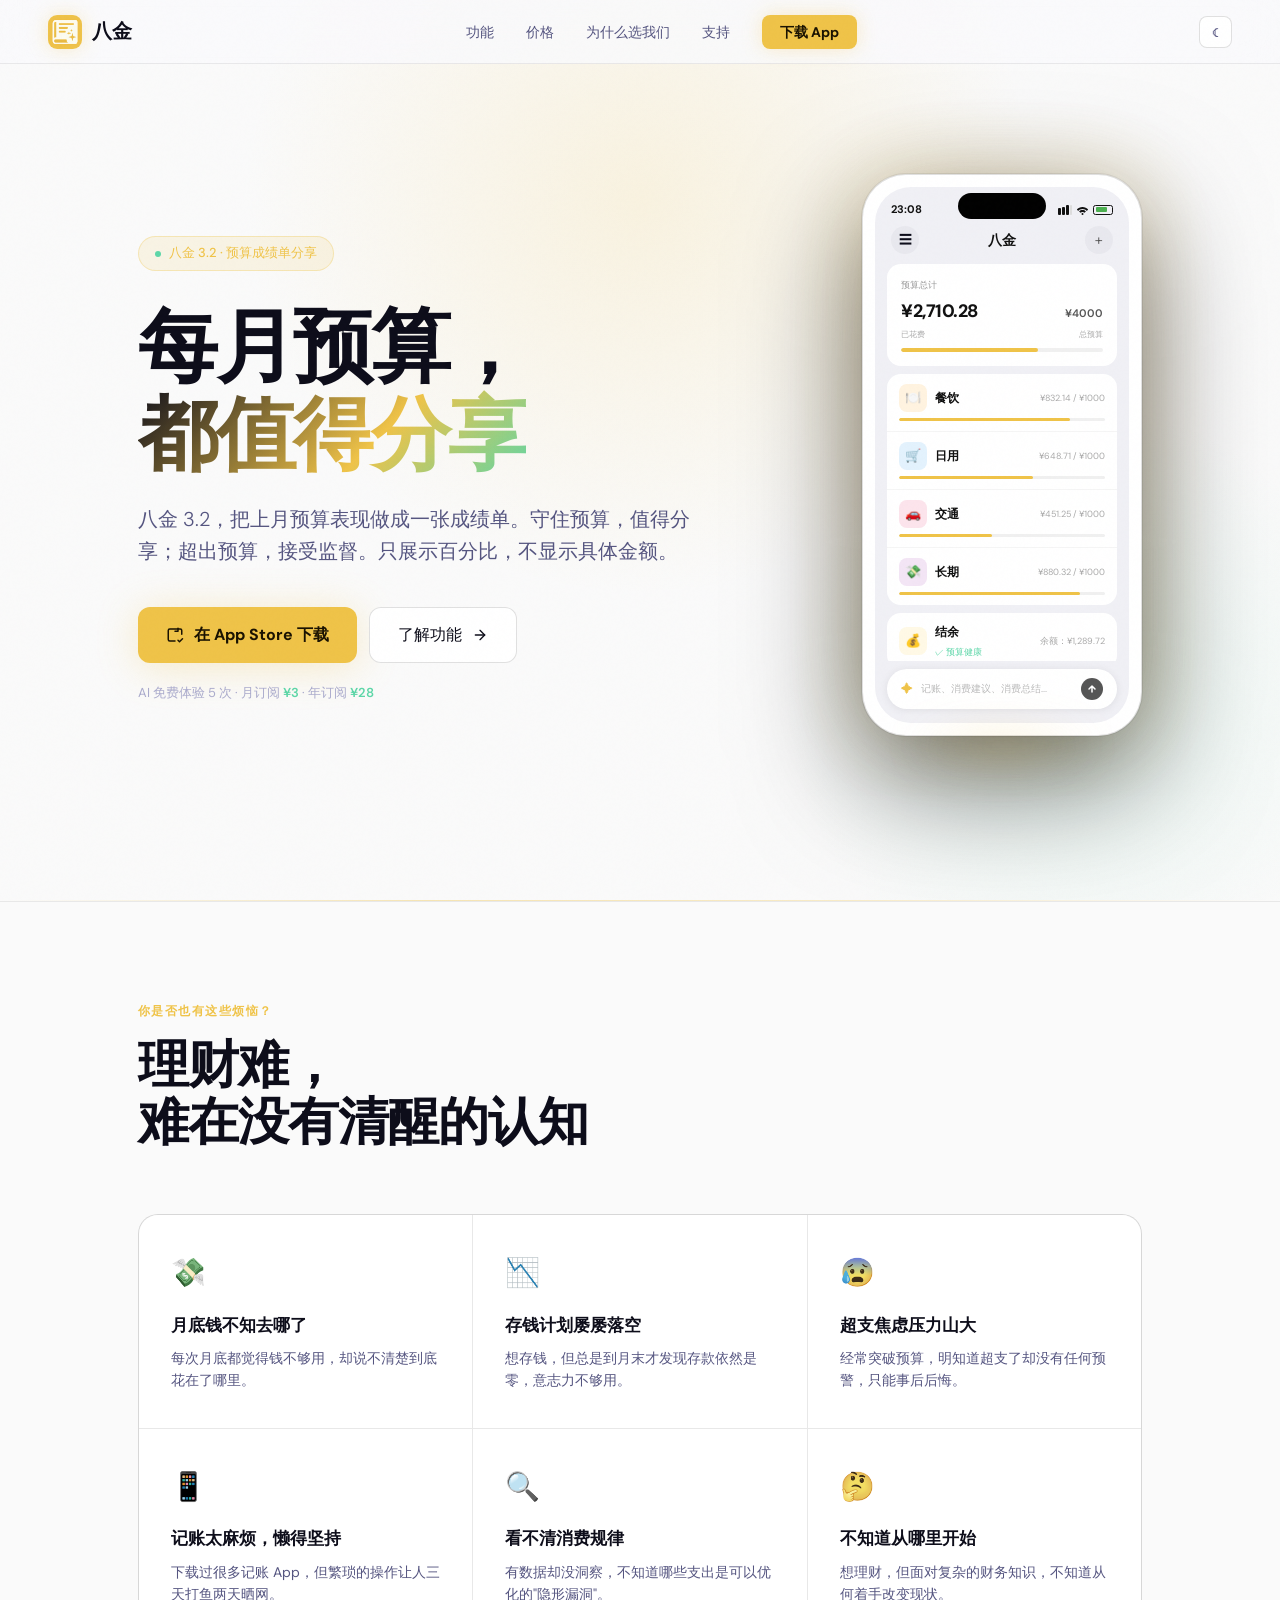
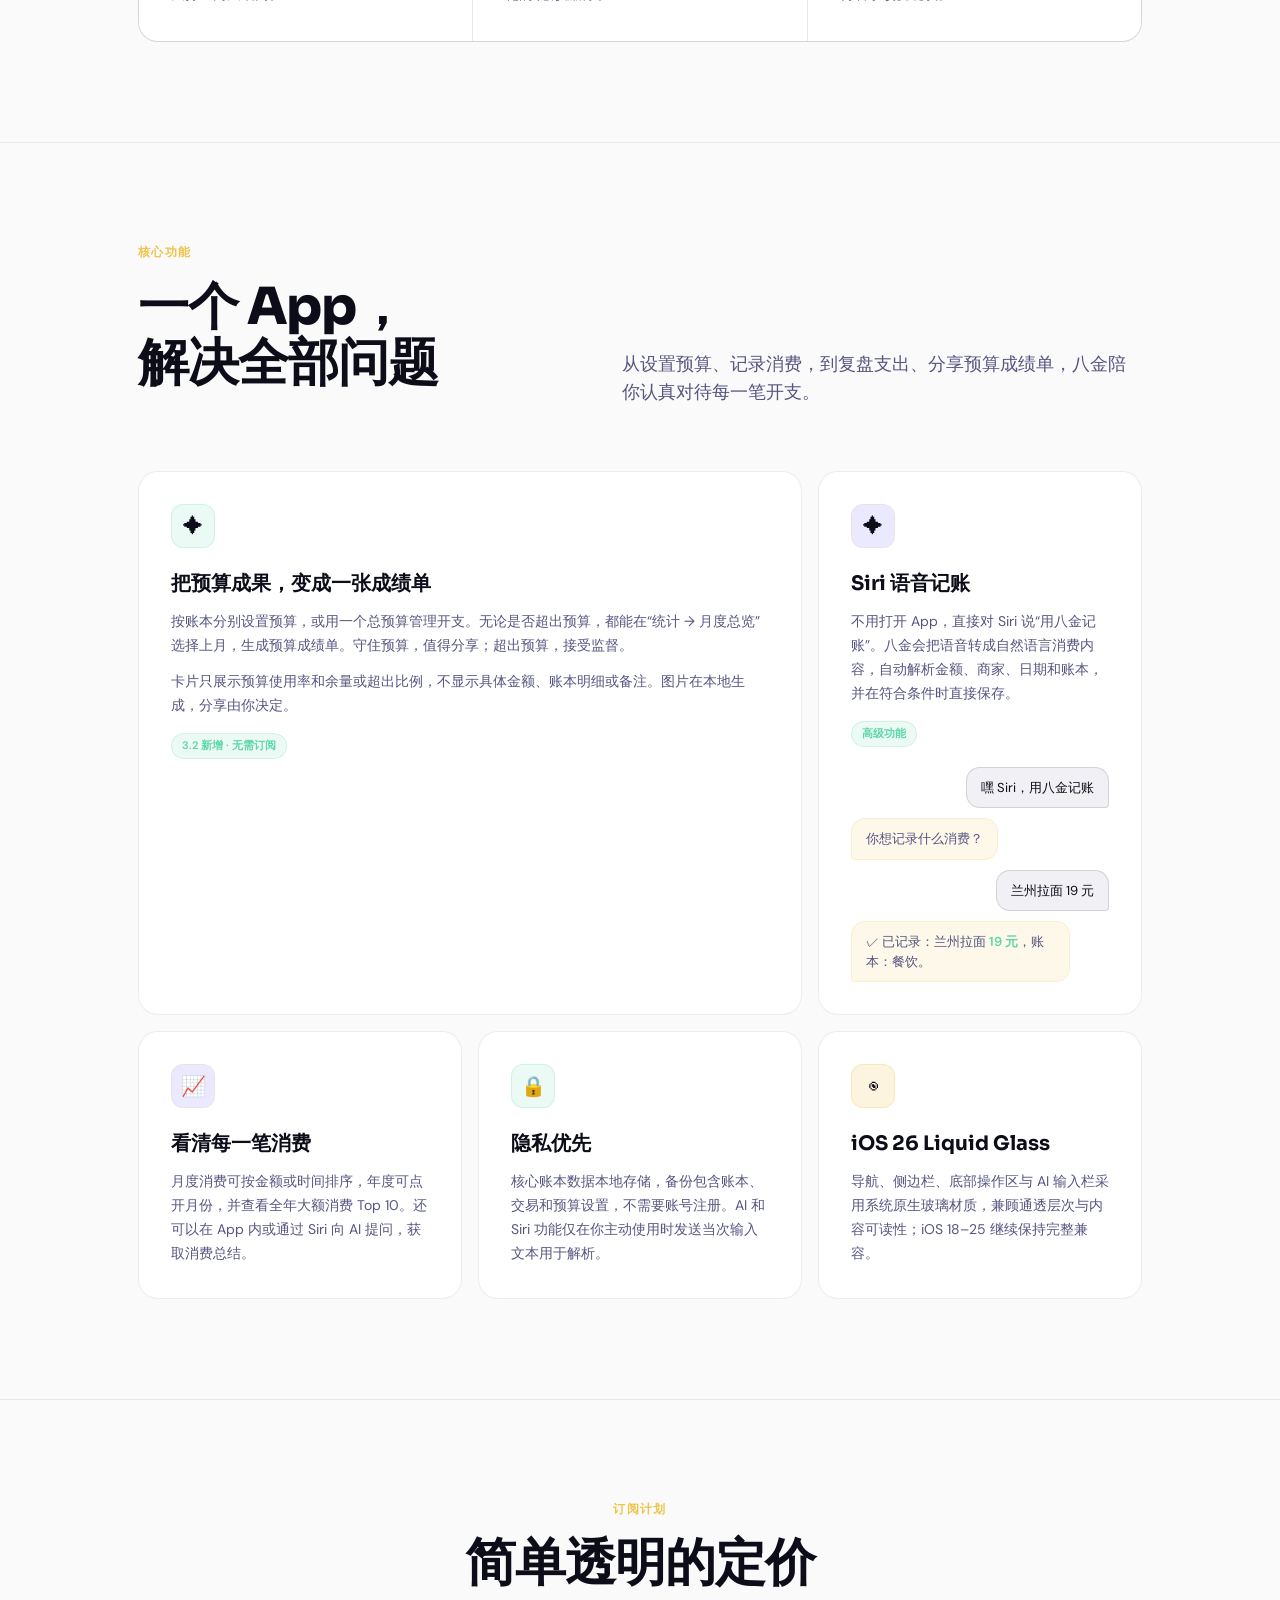
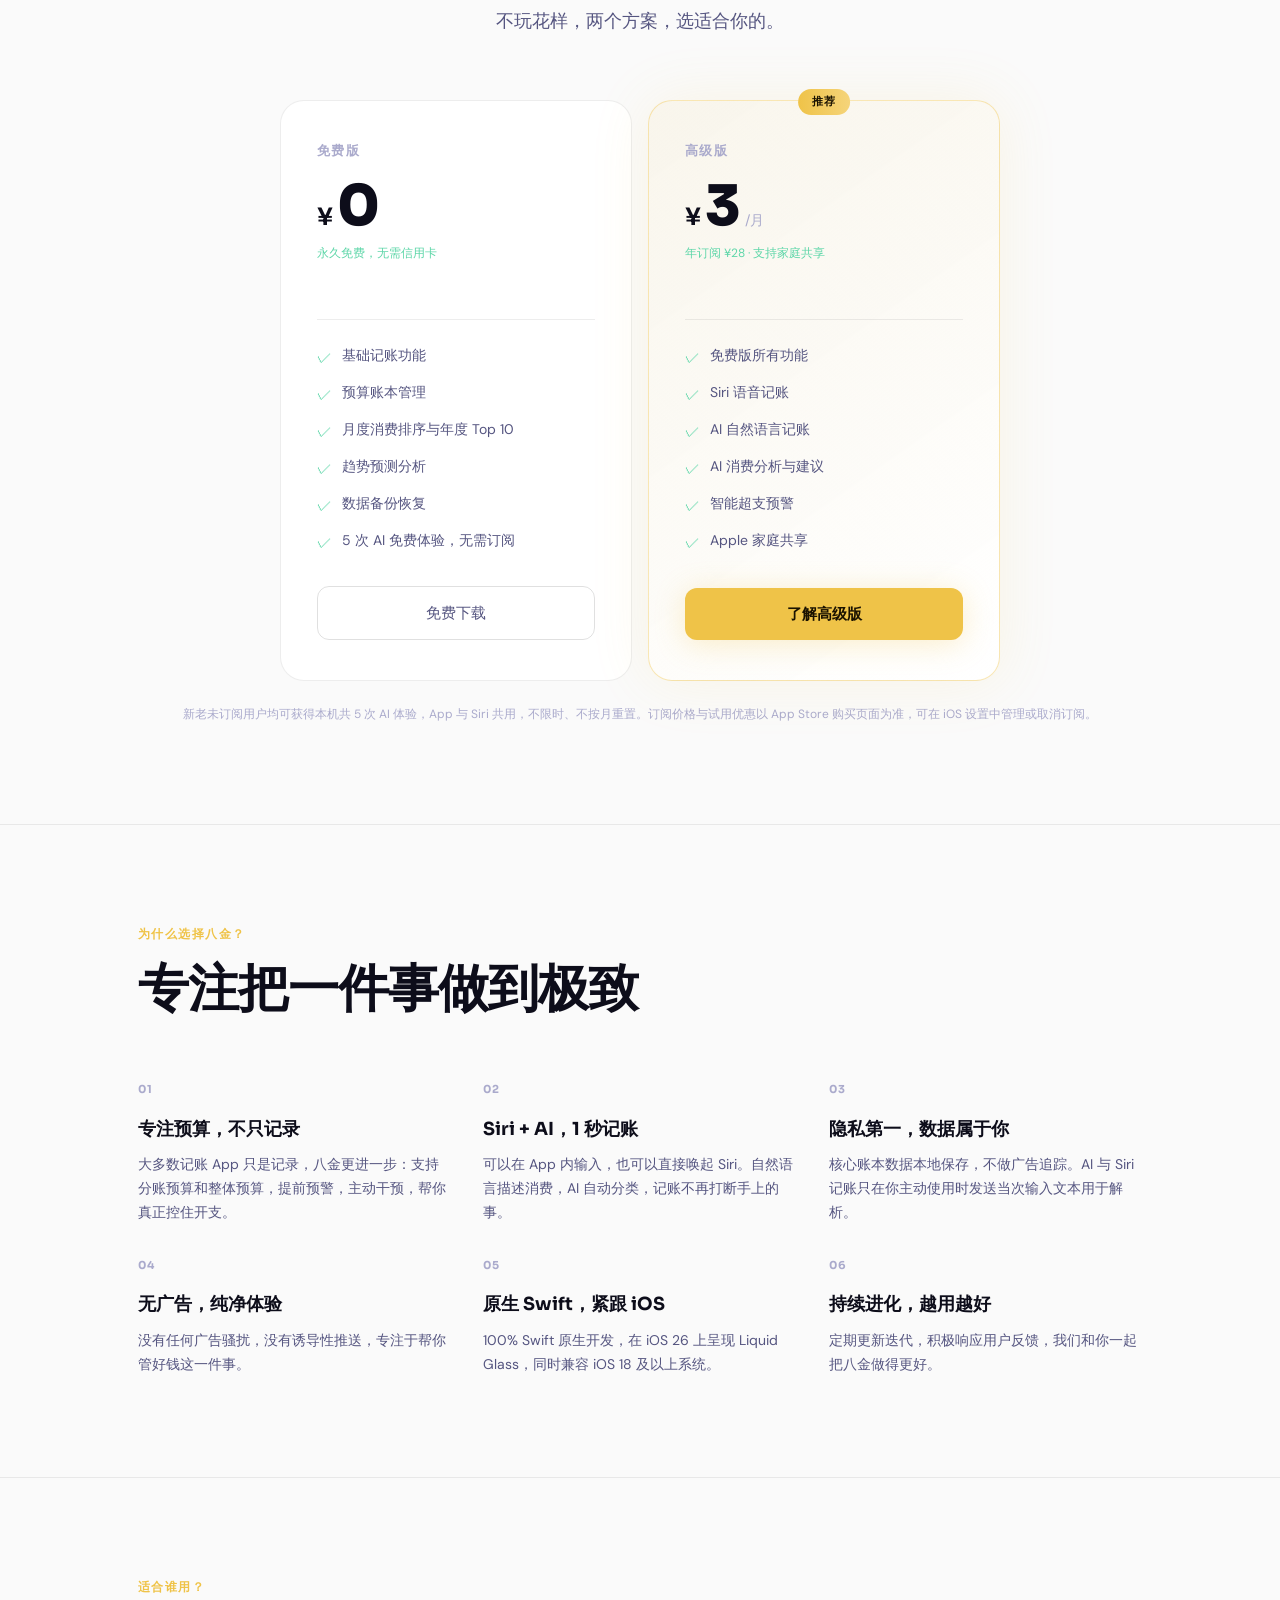
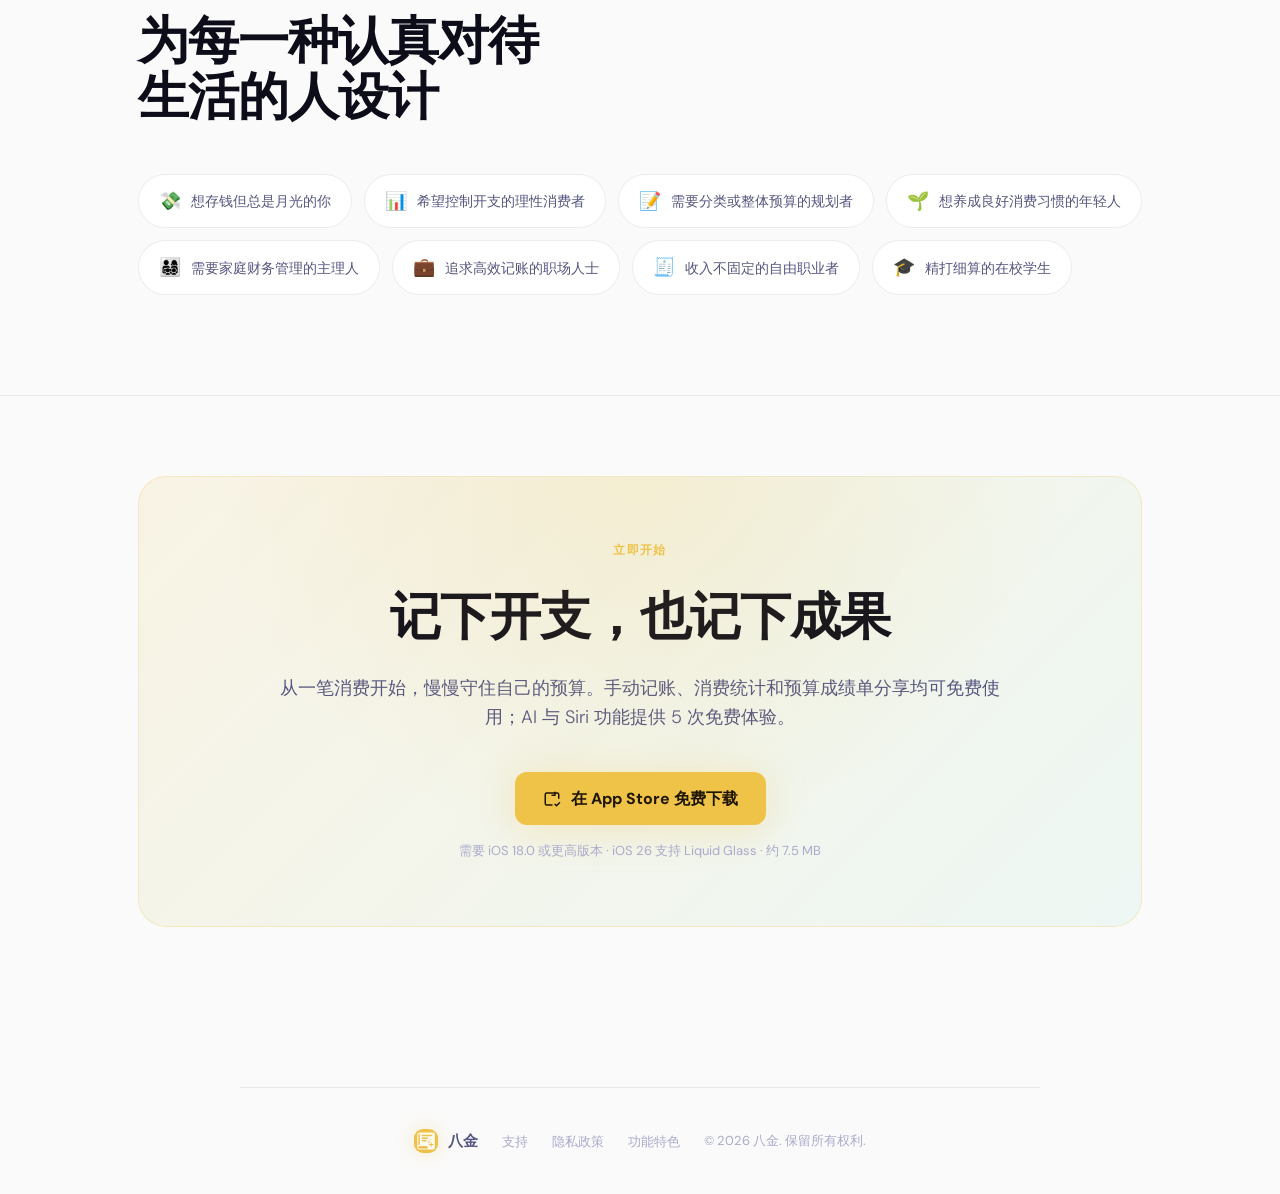
<file: index.html>
<!DOCTYPE html>
<html lang="zh-CN">
<head>
  <meta charset="UTF-8" />
  <meta name="viewport" content="width=device-width, initial-scale=1.0" />
  <title>八金 3.2 - AI预算管家 | 分享每月预算成绩</title>
  <meta name="description" content="八金 3.2 新增预算成绩单分享：在上月统计中保存或分享百分比卡片，不显示具体金额。支持双模式预算、消费统计、AI 与 Siri 记账。" />
  <link rel="icon" type="image/x-icon" href="favicon.ico" />
  <link rel="preconnect" href="https://fonts.googleapis.com" />
  <link rel="preconnect" href="https://fonts.gstatic.com" crossorigin />
  <link href="https://fonts.googleapis.com/css2?family=Sora:wght@300;400;500;600;700;800&amp;family=DM+Sans:ital,opsz,wght@0,9..40,300;0,9..40,400;0,9..40,500;0,9..40,600;1,9..40,300&amp;display=swap" rel="stylesheet" />
  <script src="site.js"></script>
  <link rel="stylesheet" href="styles.css" />
</head>
<body class="home-page">

  <!-- NAV -->
  <nav>
    <a href="index.html" class="nav-logo">
      <div class="nav-logo-mark"><img src="logo.png" alt="八金" /></div>
      八金
    </a>
    <ul class="nav-links">
      <li><a href="#features">功能</a></li>
      <li><a href="#pricing">价格</a></li>
      <li><a href="#why">为什么选我们</a></li>
      <li><a href="support.html">支持</a></li>
      <li><a href="#download" class="nav-cta">下载 App</a></li>
    </ul>
    <button id="theme-toggle-btn" class="theme-toggle" type="button" title="切换深色/浅色模式">☀</button>
  </nav>

  <!-- HERO -->
  <section class="hero" id="home">
    <div class="hero-mesh"></div>
    <div class="section-inner hero-inner">
      <div class="hero-split">
        <div class="hero-content hero-content-left">
          <div class="hero-badge">
            <div class="hero-badge-dot"></div>
            八金 3.2 · 预算成绩单分享
          </div>
          <h1 class="hero-title hero-title-large">
            每月预算，<br>
            <span class="grad">都值得分享</span>
          </h1>
          <p class="hero-sub">
            八金 3.2，把上月预算表现做成一张成绩单。守住预算，值得分享；超出预算，接受监督。只展示百分比，不显示具体金额。
          </p>
          <div class="hero-actions hero-actions-left">
            <a href="https://apps.apple.com/us/app/%E5%85%AB%E9%87%91-ai%E9%A2%84%E7%AE%97%E7%AE%A1%E5%AE%B6/id6753637910" class="btn-primary" target="_blank" rel="noopener noreferrer">
              <svg width="18" height="18" viewBox="0 0 24 24" fill="none" stroke="currentColor" stroke-width="2" stroke-linecap="round" stroke-linejoin="round"><path d="M12 20H5a2 2 0 01-2-2V6a2 2 0 012-2h14a2 2 0 012 2v5"/><polyline points="16 3 16 7 12 7"/><path d="M16 19l2 2 4-4"/></svg>
              在 App Store 下载
            </a>
            <a href="#features" class="btn-ghost">
              了解功能
              <svg width="16" height="16" viewBox="0 0 24 24" fill="none" stroke="currentColor" stroke-width="2" stroke-linecap="round" stroke-linejoin="round"><path d="M5 12h14"/><path d="M12 5l7 7-7 7"/></svg>
            </a>
          </div>
          <p class="hero-price-note hero-price-left">AI 免费体验 5 次 · 月订阅 <strong>¥3</strong> · 年订阅 <strong>¥28</strong></p>
        </div>

        <!-- Phone Mockup -->
        <div class="hero-mockup-wrap hero-mockup-flush">

          <div class="phone-frame">
            <!-- Dynamic Island -->
            <div class="dynamic-island"></div>
            <div class="phone-inner">
              <div id="app-screen" class="app-screen">

                <!-- Status bar -->
                <div class="mock-status">
                  <span data-time class="mock-time">23:08</span>
                  <div class="mock-status-icons">
                    <svg width="14" height="10" viewBox="0 0 14 10" fill="none"><rect x="0" y="3" width="3" height="7" rx="1" fill="#111" data-si/><rect x="4" y="2" width="3" height="8" rx="1" fill="#111" data-si/><rect x="8" y="0" width="3" height="10" rx="1" fill="#111" data-si/><rect x="12" y="0" width="2" height="10" rx="1" fill="#ddd"/></svg>
                    <svg width="13" height="10" viewBox="0 0 13 10"><path d="M6.5 2C4.2 2 2.2 3 0.8 4.6L2.2 6c1-1.2 2.6-1.9 4.3-1.9s3.3.7 4.3 1.9l1.4-1.4C10.8 3 8.8 2 6.5 2z" fill="#111" data-si/><path d="M6.5 5c-1.3 0-2.5.5-3.4 1.4l1.4 1.4c.5-.5 1.2-.8 2-.8s1.5.3 2 .8L9.9 6.4C9 5.5 7.8 5 6.5 5z" fill="#111" data-si/><circle cx="6.5" cy="9" r="1" fill="#111" data-si/></svg>
                    <div class="mock-battery"><div class="mock-battery-shell"><div class="mock-battery-level"></div></div></div>
                  </div>
                </div>

                <!-- App header -->
                <div data-header class="mock-app-header">
                  <div data-menu class="mock-circle mock-menu">☰</div>
                  <span data-title class="mock-title">八金</span>
                  <div data-plus class="mock-circle mock-plus">+</div>
                </div>

                <!-- Content -->
                <div class="mock-content">

                  <!-- Total budget card -->
                  <div data-card class="mock-card padded">
                    <div data-text-muted class="mock-muted">预算总计</div>
                    <div class="mock-total-row">
                      <span data-text class="mock-total">¥2,710.28</span>
                      <span data-text-sub class="mock-budget">¥4000</span>
                    </div>
                    <div class="mock-label-row">
                      <span data-text-alt class="mock-small">已花费</span>
                      <span data-text-alt class="mock-small">总预算</span>
                    </div>
                    <div data-bar-bg class="mock-bar"><div class="mock-fill w-68"></div>
                    </div>
                  </div>

                  <!-- Category rows -->
                  <div data-card class="mock-card clip">
                    <div data-card-border class="mock-category">
                      <div class="mock-category-head">
                        <div data-icon-cat class="mock-icon food">🍽️</div>
                        <span data-text class="mock-name">餐饮</span>
                        <span data-text-alt class="mock-amount">¥832.14 / ¥1000</span>
                      </div>
                      <div data-bar-bg class="mock-thin-bar"><div class="mock-fill w-83"></div></div>
                    </div>
                    <div data-card-border class="mock-category">
                      <div class="mock-category-head">
                        <div data-icon-cat class="mock-icon daily">🛒</div>
                        <span data-text class="mock-name">日用</span>
                        <span data-text-alt class="mock-amount">¥648.71 / ¥1000</span>
                      </div>
                      <div data-bar-bg class="mock-thin-bar"><div class="mock-fill w-65"></div></div>
                    </div>
                    <div data-card-border class="mock-category">
                      <div class="mock-category-head">
                        <div data-icon-cat class="mock-icon transport">🚗</div>
                        <span data-text class="mock-name">交通</span>
                        <span data-text-alt class="mock-amount">¥451.25 / ¥1000</span>
                      </div>
                      <div data-bar-bg class="mock-thin-bar"><div class="mock-fill w-45"></div></div>
                    </div>
                    <div class="mock-category">
                      <div class="mock-category-head">
                        <div data-icon-cat class="mock-icon long">💸</div>
                        <span data-text class="mock-name">长期</span>
                        <span data-text-alt class="mock-amount">¥880.32 / ¥1000</span>
                      </div>
                      <div data-bar-bg class="mock-thin-bar"><div class="mock-fill w-88"></div></div>
                    </div>
                  </div>

                  <!-- 结余 card -->
                  <div data-card class="mock-card compact">
                    <div class="mock-balance-row">
                      <div data-icon-balance class="mock-icon balance">💰</div>
                      <div class="mock-flex">
                        <div data-text class="mock-name">结余</div>
                        <div class="mock-health">✓ 预算健康</div>
                      </div>
                      <span data-text-alt class="mock-amount">余额：¥1,289.72</span>
                    </div>
                  </div>

                </div>

                <!-- AI input bar -->
                <div class="mock-input-wrap">
                  <div data-input class="mock-input">
                    <span class="mock-star">✦</span>
                    <span data-input-text class="mock-placeholder">记账、消费建议、消费总结...</span>
                    <div data-send class="mock-send">
                      <svg width="10" height="10" viewBox="0 0 10 10" fill="none"><path d="M5 8V2M5 2L2 5M5 2L8 5" stroke="white" stroke-width="1.5" stroke-linecap="round" stroke-linejoin="round"/></svg>
                    </div>
                  </div>
                </div>

              </div>
            </div>
          </div>
          <!-- Glow reflection below phone -->
          <div class="phone-glow"></div>
        </div><!-- /hero-mockup-wrap -->
      </div><!-- /hero-split -->
    </div>
  </section>

  <div class="gradient-line"></div>

  <!-- PROBLEMS -->
  <section class="problems" id="problems">
    <div class="section-inner">
      <div class="section-label reveal">你是否也有这些烦恼？</div>
      <h2 class="section-title reveal reveal-delay-1">理财难，<br>难在没有清醒的认知</h2>
      <div class="problems-grid reveal reveal-delay-2">
        <div class="problem-cell">
          <div class="problem-icon">💸</div>
          <div class="problem-title">月底钱不知去哪了</div>
          <div class="problem-desc">每次月底都觉得钱不够用，却说不清楚到底花在了哪里。</div>
        </div>
        <div class="problem-cell">
          <div class="problem-icon">📉</div>
          <div class="problem-title">存钱计划屡屡落空</div>
          <div class="problem-desc">想存钱，但总是到月末才发现存款依然是零，意志力不够用。</div>
        </div>
        <div class="problem-cell">
          <div class="problem-icon">😰</div>
          <div class="problem-title">超支焦虑压力山大</div>
          <div class="problem-desc">经常突破预算，明知道超支了却没有任何预警，只能事后后悔。</div>
        </div>
        <div class="problem-cell">
          <div class="problem-icon">📱</div>
          <div class="problem-title">记账太麻烦，懒得坚持</div>
          <div class="problem-desc">下载过很多记账 App，但繁琐的操作让人三天打鱼两天晒网。</div>
        </div>
        <div class="problem-cell">
          <div class="problem-icon">🔍</div>
          <div class="problem-title">看不清消费规律</div>
          <div class="problem-desc">有数据却没洞察，不知道哪些支出是可以优化的"隐形漏洞"。</div>
        </div>
        <div class="problem-cell">
          <div class="problem-icon">🤔</div>
          <div class="problem-title">不知道从哪里开始</div>
          <div class="problem-desc">想理财，但面对复杂的财务知识，不知道从何着手改变现状。</div>
        </div>
      </div>
    </div>
  </section>

  <!-- FEATURES -->
  <section class="features" id="features">
    <div class="section-inner">
      <div class="features-header">
        <div>
          <div class="section-label reveal">核心功能</div>
          <h2 class="section-title reveal reveal-delay-1">一个 App，<br>解决全部问题</h2>
        </div>
          <p class="section-sub reveal reveal-delay-2">从设置预算、记录消费，到复盘支出、分享预算成绩单，八金陪你认真对待每一笔开支。</p>
      </div>

      <div class="feature-cards">

        <!-- 预算成绩单分享 — wide -->
        <div class="feature-card wide reveal">
          <div class="feature-icon-wrap green">✦</div>
          <h3 class="feature-card-title">把预算成果，变成一张成绩单</h3>
          <p class="feature-card-desc">按账本分别设置预算，或用一个总预算管理开支。无论是否超出预算，都能在“统计 → 月度总览”选择上月，生成预算成绩单。守住预算，值得分享；超出预算，接受监督。</p>
          <p class="feature-card-desc mt-12">卡片只展示预算使用率和余量或超出比例，不显示具体金额、账本明细或备注。图片在本地生成，分享由你决定。</p>
          <span class="feature-tag">3.2 新增 · 无需订阅</span>
        </div>

        <!-- Siri 记账 -->
        <div class="feature-card reveal reveal-delay-1">
          <div class="feature-icon-wrap purple">✦</div>
          <h3 class="feature-card-title">Siri 语音记账</h3>
          <p class="feature-card-desc">不用打开 App，直接对 Siri 说“用八金记账”。八金会把语音转成自然语言消费内容，自动解析金额、商家、日期和账本，并在符合条件时直接保存。</p>
          <span class="feature-tag">高级功能</span>
          <!-- Chat demo -->
          <div class="ai-demo">
            <div class="chat-bubble chat-user">嘿 Siri，用八金记账</div>
            <div class="chat-bubble chat-ai">你想记录什么消费？</div>
            <div class="chat-bubble chat-user">兰州拉面 19 元</div>
            <div class="chat-bubble chat-ai">✓ 已记录：兰州拉面 <strong>19 元</strong>，账本：餐饮。</div>
          </div>
        </div>

        <!-- 消费统计与 AI 洞察 -->
        <div class="feature-card reveal reveal-delay-2">
          <div class="feature-icon-wrap purple">📈</div>
          <h3 class="feature-card-title">看清每一笔消费</h3>
          <p class="feature-card-desc">月度消费可按金额或时间排序，年度可点开月份，并查看全年大额消费 Top 10。还可以在 App 内或通过 Siri 向 AI 提问，获取消费总结。</p>
        </div>

        <!-- 隐私 -->
        <div class="feature-card reveal reveal-delay-1">
          <div class="feature-icon-wrap green">🔒</div>
          <h3 class="feature-card-title">隐私优先</h3>
          <p class="feature-card-desc">核心账本数据本地存储，备份包含账本、交易和预算设置，不需要账号注册。AI 和 Siri 功能仅在你主动使用时发送当次输入文本用于解析。</p>
        </div>

        <!-- iOS 26 Liquid Glass -->
        <div class="feature-card reveal reveal-delay-2">
          <div class="feature-icon-wrap pink">◉</div>
          <h3 class="feature-card-title">iOS 26 Liquid Glass</h3>
          <p class="feature-card-desc">导航、侧边栏、底部操作区与 AI 输入栏采用系统原生玻璃材质，兼顾通透层次与内容可读性；iOS 18–25 继续保持完整兼容。</p>
        </div>

      </div>
    </div>
  </section>

  <!-- PRICING -->
  <section class="pricing" id="pricing">
    <div class="section-inner">
      <div class="pricing-header">
        <div class="section-label reveal">订阅计划</div>
        <h2 class="section-title reveal reveal-delay-1">简单透明的定价</h2>
        <p class="section-sub reveal reveal-delay-2">不玩花样，两个方案，选适合你的。</p>
      </div>
      <div class="pricing-cards">

        <!-- Free -->
        <div class="pricing-card reveal">
          <div class="pricing-tier">免费版</div>
          <div class="pricing-price">
            <span class="pricing-currency">¥</span>
            <span class="pricing-amount">0</span>
          </div>
          <div class="pricing-alt">永久免费，无需信用卡</div>
          <div class="pricing-divider"></div>
          <ul class="pricing-features-list">
            <li><span class="check">✓</span> 基础记账功能</li>
            <li><span class="check">✓</span> 预算账本管理</li>
            <li><span class="check">✓</span> 月度消费排序与年度 Top 10</li>
            <li><span class="check">✓</span> 趋势预测分析</li>
            <li><span class="check">✓</span> 数据备份恢复</li>
            <li><span class="check">✓</span> 5 次 AI 免费体验，无需订阅</li>
          </ul>
          <a href="https://apps.apple.com/us/app/%E5%85%AB%E9%87%91-ai%E9%A2%84%E7%AE%97%E7%AE%A1%E5%AE%B6/id6753637910" class="btn-pricing-ghost" target="_blank" rel="noopener noreferrer">免费下载</a>
        </div>

        <!-- Premium -->
        <div class="pricing-card featured reveal reveal-delay-1">
          <div class="pricing-badge">推荐</div>
          <div class="pricing-tier">高级版</div>
          <div class="pricing-price">
            <span class="pricing-currency">¥</span>
            <span class="pricing-amount">3</span>
            <span class="pricing-period">/月</span>
          </div>
          <div class="pricing-alt">年订阅 ¥28 · 支持家庭共享</div>
          <div class="pricing-divider"></div>
          <ul class="pricing-features-list">
            <li><span class="check">✓</span> 免费版所有功能</li>
            <li><span class="check">✓</span> Siri 语音记账</li>
            <li><span class="check">✓</span> AI 自然语言记账</li>
            <li><span class="check">✓</span> AI 消费分析与建议</li>
            <li><span class="check">✓</span> 智能超支预警</li>
            <li><span class="check">✓</span> Apple 家庭共享</li>
          </ul>
          <a href="https://apps.apple.com/us/app/%E5%85%AB%E9%87%91-ai%E9%A2%84%E7%AE%97%E7%AE%A1%E5%AE%B6/id6753637910" class="btn-pricing-primary" target="_blank" rel="noopener noreferrer">了解高级版</a>
        </div>

      </div>
      <p class="pricing-note reveal">新老未订阅用户均可获得本机共 5 次 AI 体验，App 与 Siri 共用，不限时、不按月重置。订阅价格与试用优惠以 App Store 购买页面为准，可在 iOS 设置中管理或取消订阅。</p>
    </div>
  </section>

  <!-- WHY BAJIN -->
  <section class="why" id="why">
    <div class="section-inner">
      <div class="section-label reveal">为什么选择八金？</div>
      <h2 class="section-title reveal reveal-delay-1">专注把一件事做到极致</h2>
      <div class="why-grid">
        <div class="why-item reveal">
          <div class="why-num">01</div>
          <div class="why-item-title">专注预算，不只记录</div>
          <div class="why-item-desc">大多数记账 App 只是记录，八金更进一步：支持分账预算和整体预算，提前预警，主动干预，帮你真正控住开支。</div>
        </div>
        <div class="why-item reveal reveal-delay-1">
          <div class="why-num">02</div>
          <div class="why-item-title">Siri + AI，1 秒记账</div>
          <div class="why-item-desc">可以在 App 内输入，也可以直接唤起 Siri。自然语言描述消费，AI 自动分类，记账不再打断手上的事。</div>
        </div>
        <div class="why-item reveal reveal-delay-2">
          <div class="why-num">03</div>
          <div class="why-item-title">隐私第一，数据属于你</div>
          <div class="why-item-desc">核心账本数据本地保存，不做广告追踪。AI 与 Siri 记账只在你主动使用时发送当次输入文本用于解析。</div>
        </div>
        <div class="why-item reveal reveal-delay-1">
          <div class="why-num">04</div>
          <div class="why-item-title">无广告，纯净体验</div>
          <div class="why-item-desc">没有任何广告骚扰，没有诱导性推送，专注于帮你管好钱这一件事。</div>
        </div>
        <div class="why-item reveal reveal-delay-2">
          <div class="why-num">05</div>
          <div class="why-item-title">原生 Swift，紧跟 iOS</div>
          <div class="why-item-desc">100% Swift 原生开发，在 iOS 26 上呈现 Liquid Glass，同时兼容 iOS 18 及以上系统。</div>
        </div>
        <div class="why-item reveal reveal-delay-3">
          <div class="why-num">06</div>
          <div class="why-item-title">持续进化，越用越好</div>
          <div class="why-item-desc">定期更新迭代，积极响应用户反馈，我们和你一起把八金做得更好。</div>
        </div>
      </div>
    </div>
  </section>

  <!-- AUDIENCE -->
  <section class="audience">
    <div class="section-inner">
      <div class="section-label reveal">适合谁用？</div>
      <h2 class="section-title reveal reveal-delay-1">为每一种认真对待<br>生活的人设计</h2>
      <div class="audience-pills">
        <div class="audience-pill reveal"><span class="pill-emoji">💸</span><span class="pill-text">想存钱但总是月光的你</span></div>
        <div class="audience-pill reveal reveal-delay-1"><span class="pill-emoji">📊</span><span class="pill-text">希望控制开支的理性消费者</span></div>
        <div class="audience-pill reveal reveal-delay-2"><span class="pill-emoji">📝</span><span class="pill-text">需要分类或整体预算的规划者</span></div>
        <div class="audience-pill reveal reveal-delay-1"><span class="pill-emoji">🌱</span><span class="pill-text">想养成良好消费习惯的年轻人</span></div>
        <div class="audience-pill reveal reveal-delay-2"><span class="pill-emoji">👨‍👩‍👧‍👦</span><span class="pill-text">需要家庭财务管理的主理人</span></div>
        <div class="audience-pill reveal reveal-delay-3"><span class="pill-emoji">💼</span><span class="pill-text">追求高效记账的职场人士</span></div>
        <div class="audience-pill reveal reveal-delay-1"><span class="pill-emoji">🧾</span><span class="pill-text">收入不固定的自由职业者</span></div>
        <div class="audience-pill reveal reveal-delay-2"><span class="pill-emoji">🎓</span><span class="pill-text">精打细算的在校学生</span></div>
      </div>
    </div>
  </section>

  <!-- CTA BANNER -->
  <section class="cta-section">
    <div class="section-inner">
      <div class="cta-panel reveal">
        <div class="section-label cta-label" id="download">立即开始</div>
        <h2 class="cta-title">记下开支，也记下成果</h2>
        <p class="cta-copy">从一笔消费开始，慢慢守住自己的预算。手动记账、消费统计和预算成绩单分享均可免费使用；AI 与 Siri 功能提供 5 次免费体验。</p>
        <a href="https://apps.apple.com/us/app/%E5%85%AB%E9%87%91-ai%E9%A2%84%E7%AE%97%E7%AE%A1%E5%AE%B6/id6753637910" class="btn-primary cta-button" target="_blank" rel="noopener noreferrer">
          <svg width="18" height="18" viewBox="0 0 24 24" fill="none" stroke="currentColor" stroke-width="2" stroke-linecap="round" stroke-linejoin="round"><path d="M12 20H5a2 2 0 01-2-2V6a2 2 0 012-2h14a2 2 0 012 2v5"/><path d="M16 3v4h-4"/><path d="M16 19l2 2 4-4"/></svg>
          在 App Store 免费下载
        </a>
        <p class="cta-requirements">需要 iOS 18.0 或更高版本 · iOS 26 支持 Liquid Glass · 约 7.5 MB</p>
      </div>
    </div>
  </section>



  <!-- FOOTER -->
  <footer>
    <div class="section-inner">
      <div class="footer-inner">
        <a href="index.html" class="footer-logo">
          <div class="nav-logo-mark footer-logo-mark"><img src="logo.png" alt="八金" class="logo-fill rounded" /></div>
          八金
        </a>
        <ul class="footer-links">
          <li><a href="support.html">支持</a></li>
          <li><a href="privacy.html">隐私政策</a></li>
          <li><a href="#features">功能特色</a></li>
        </ul>
        <div class="footer-copy">© 2026 八金. 保留所有权利.</div>
      </div>
    </div>
  </footer>

</body>
</html>
</file>
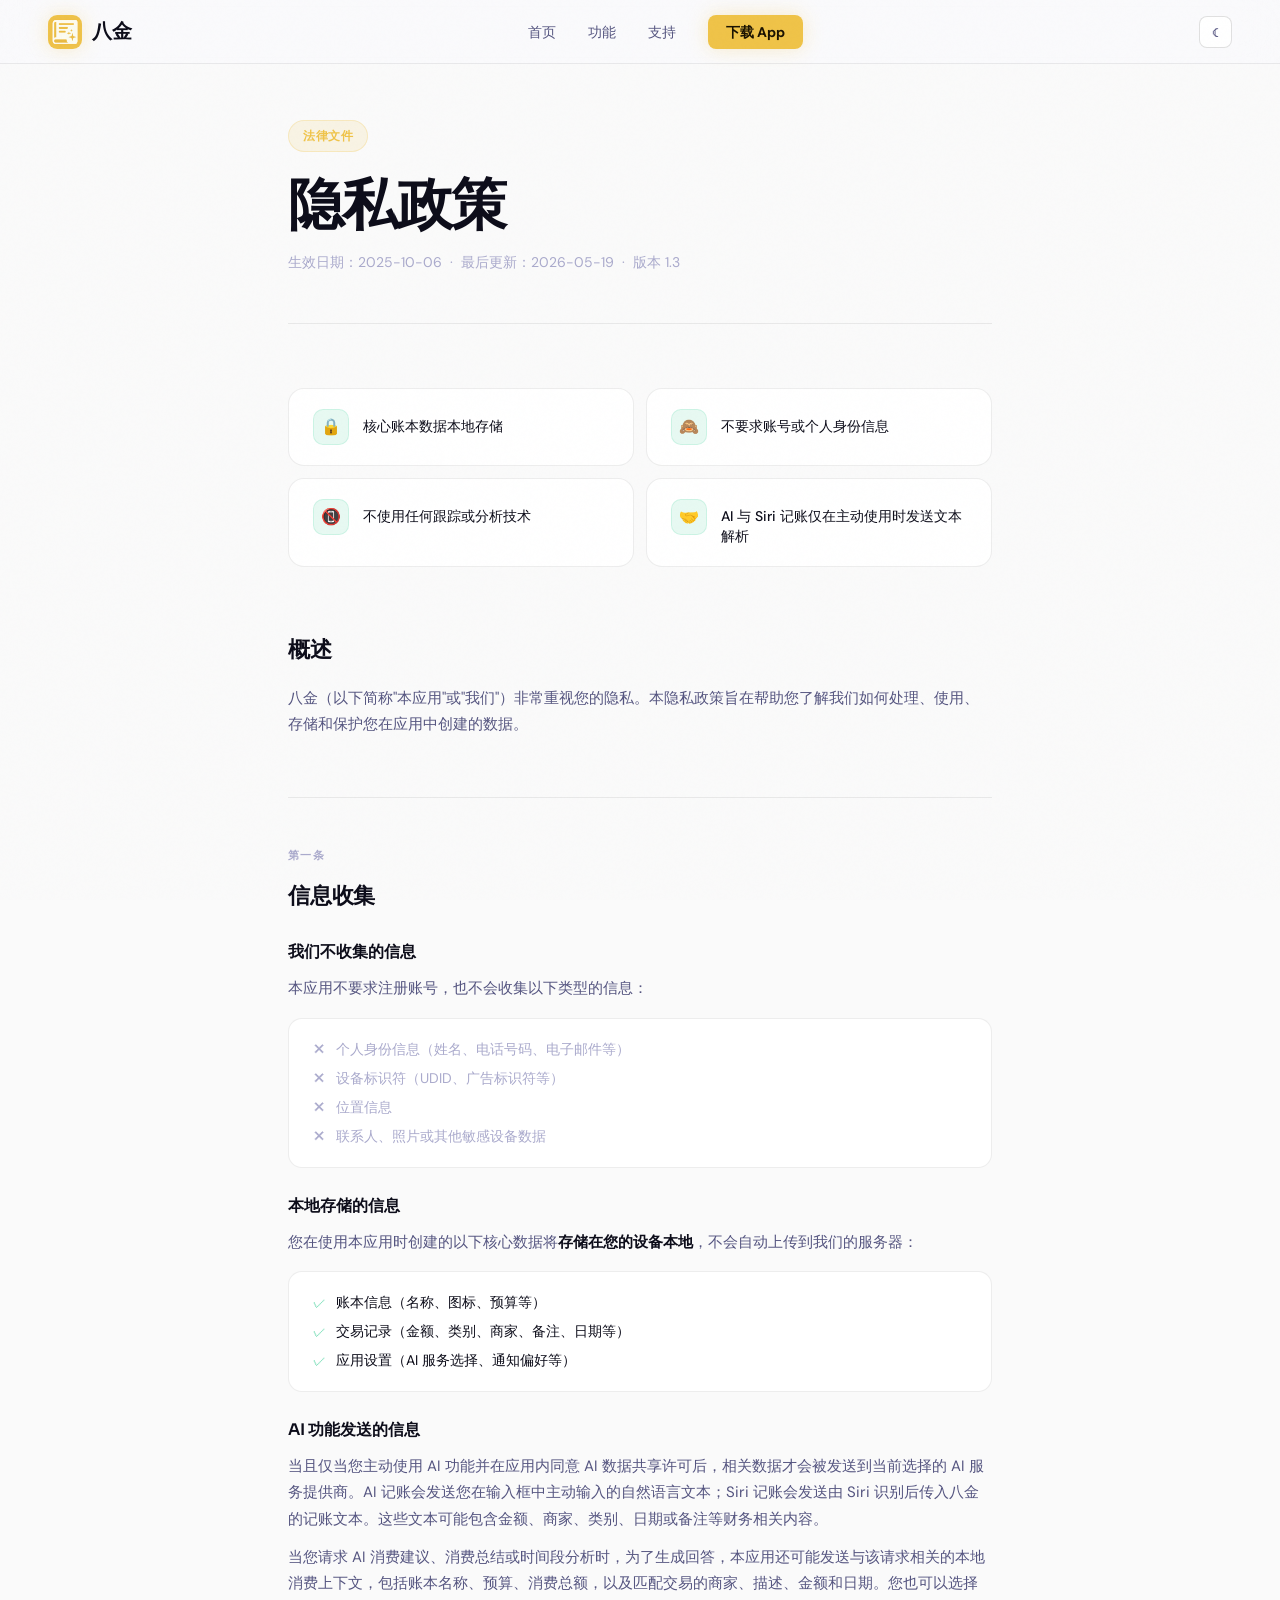
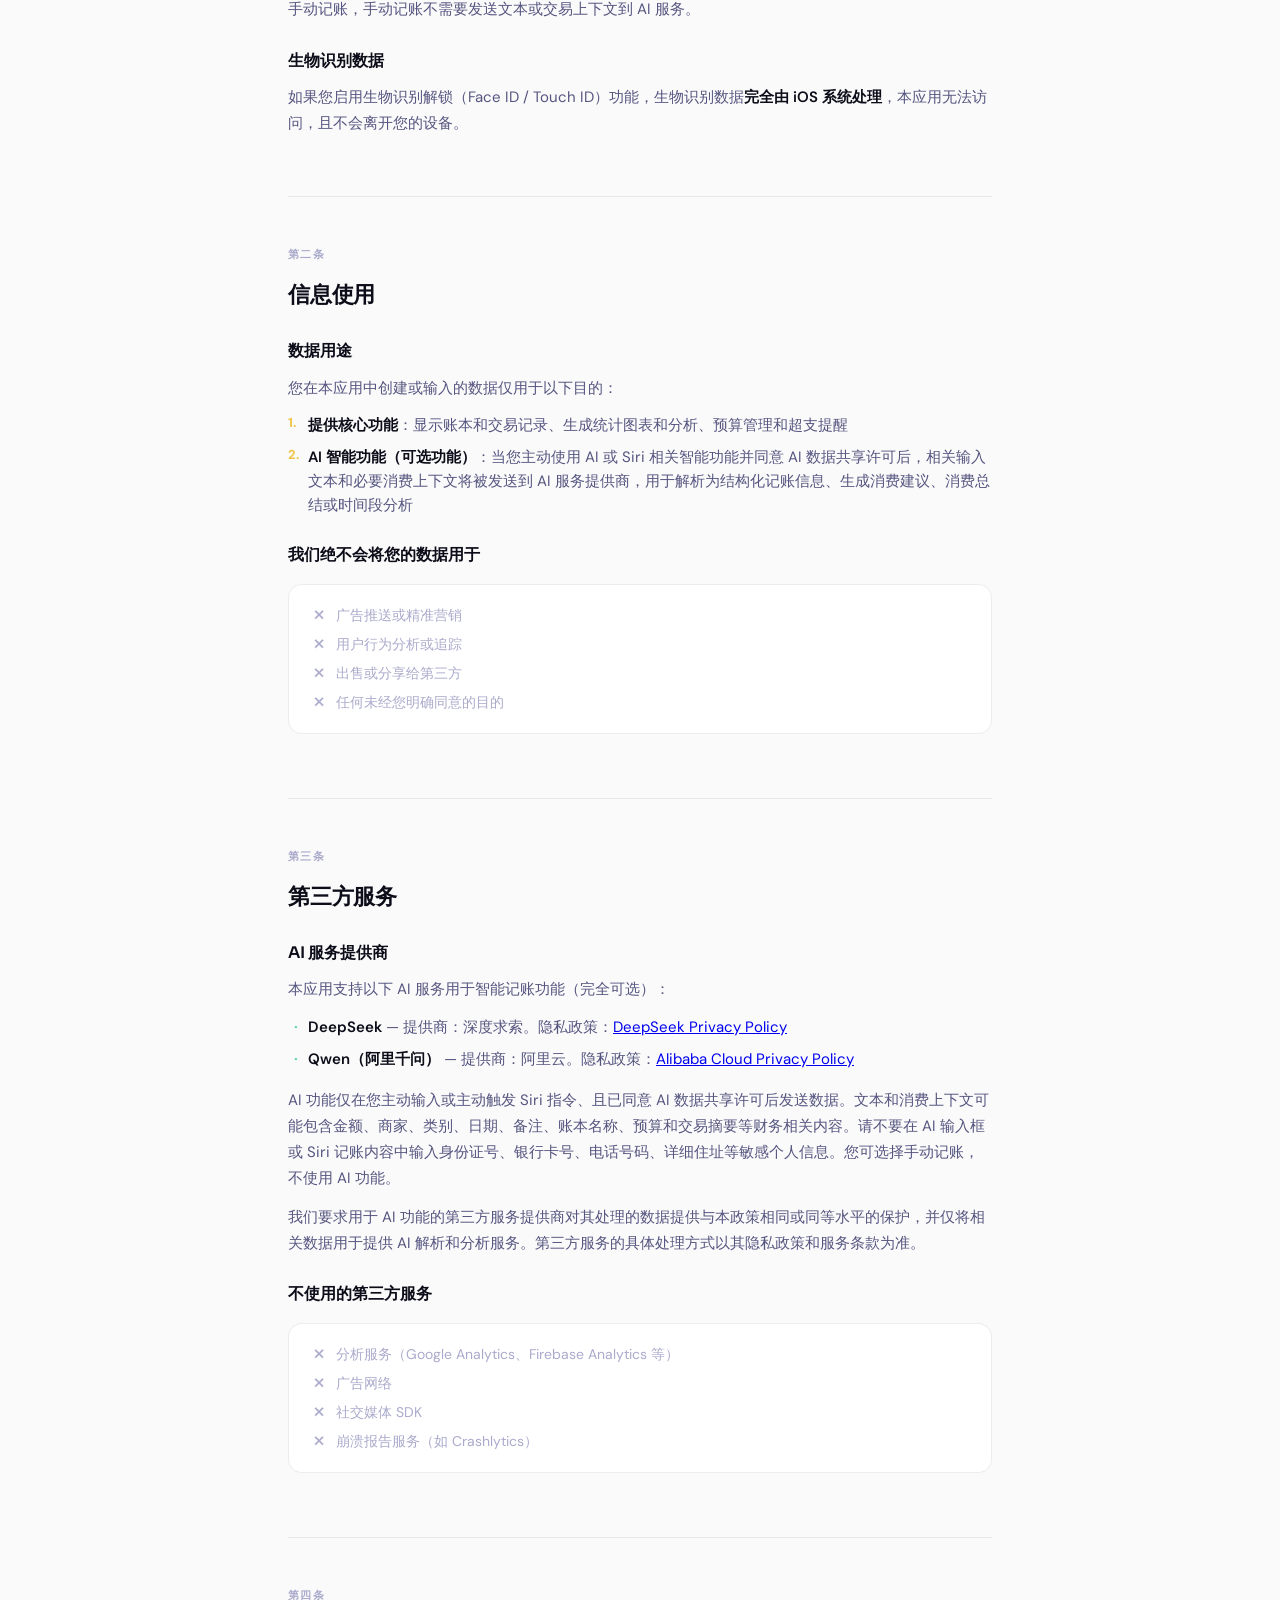
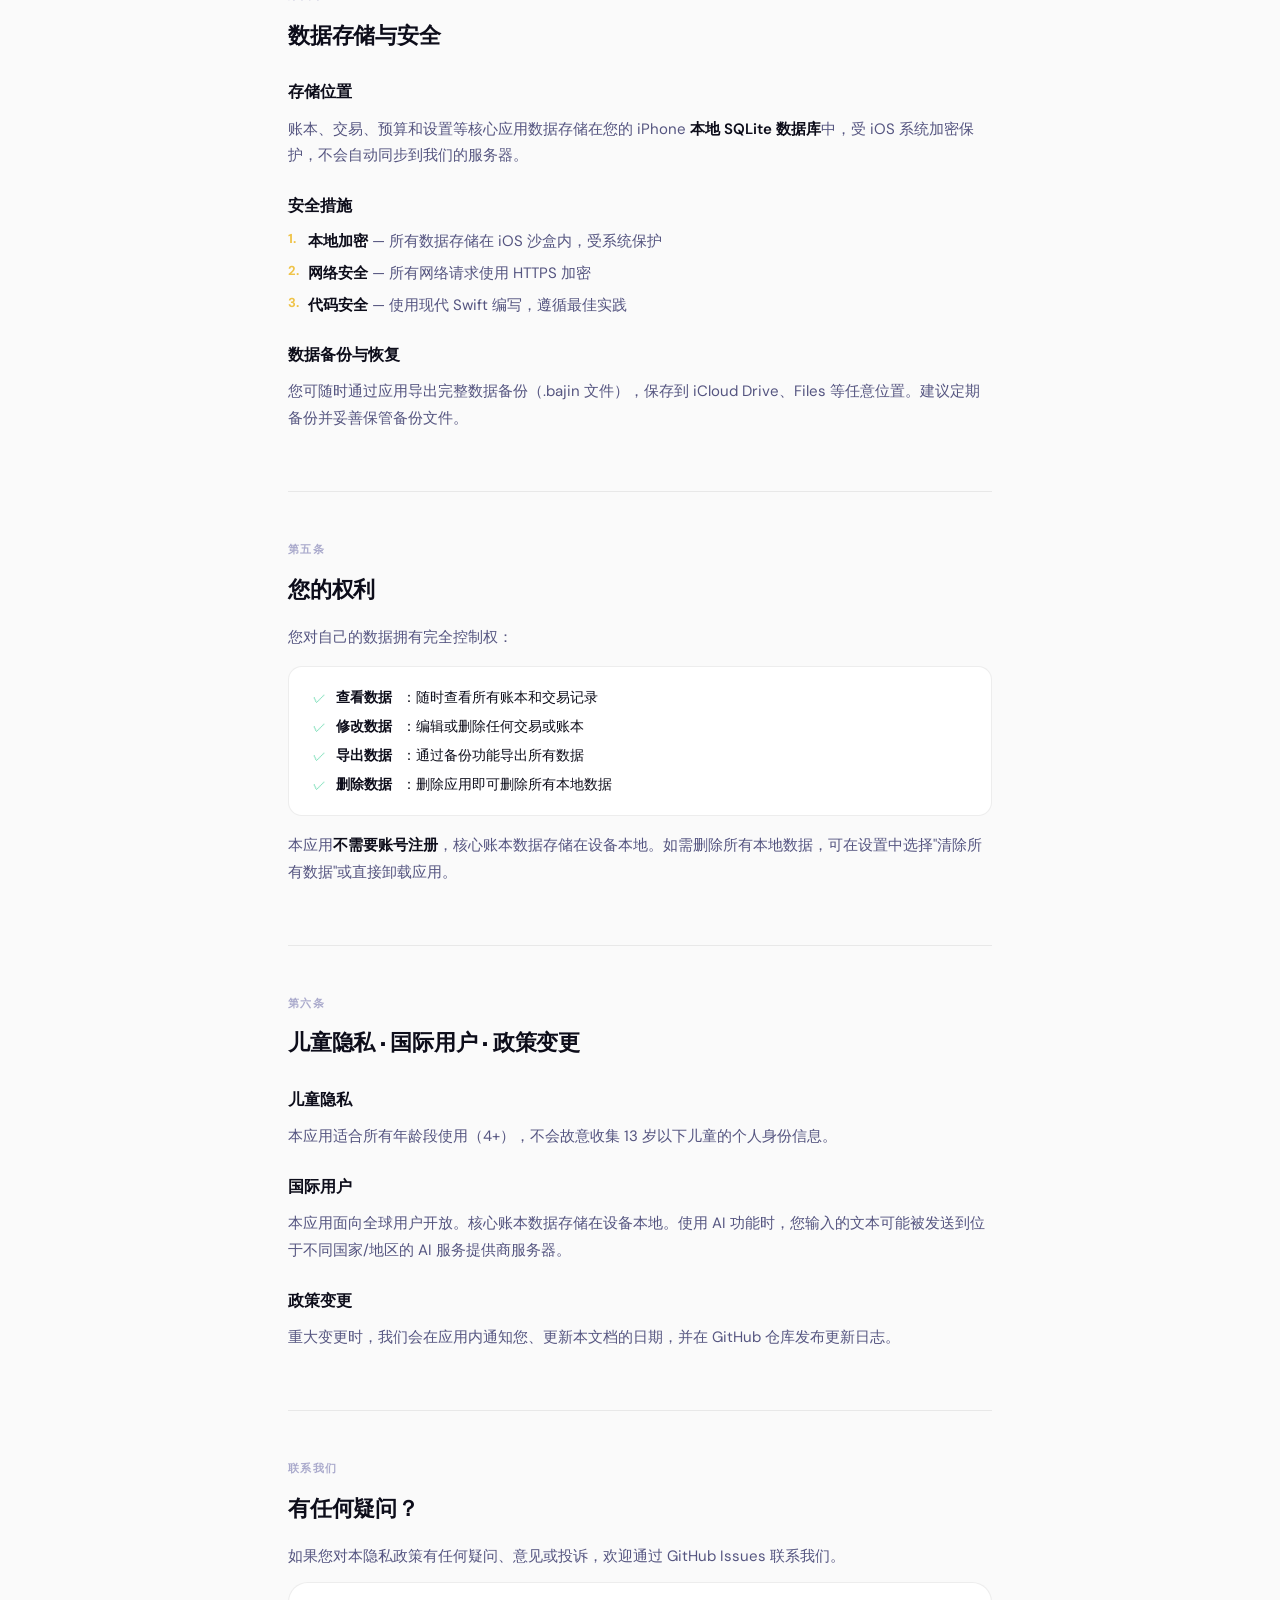
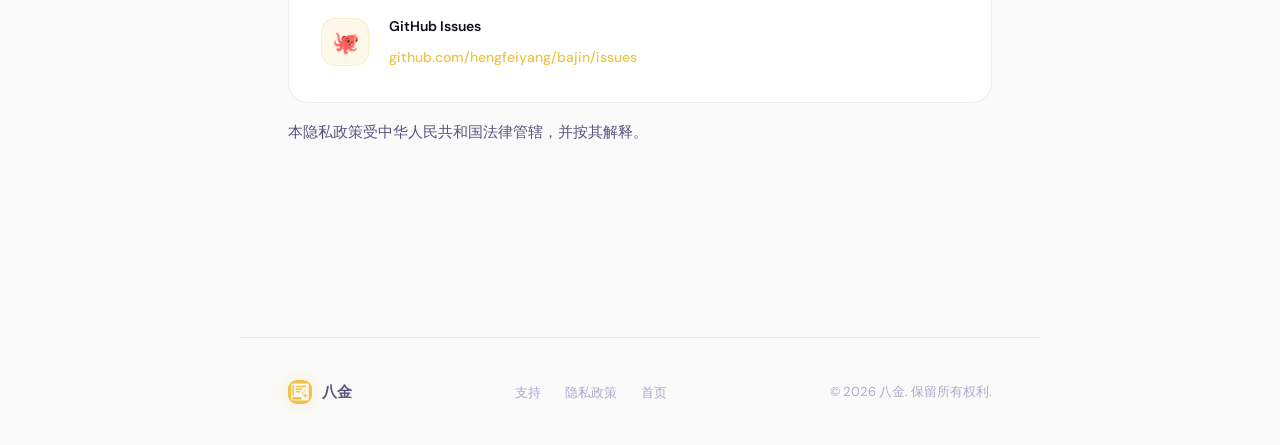
<file: privacy.html>
<!DOCTYPE html>
<html lang="zh-CN">
<head>
  <meta charset="UTF-8" />
  <meta name="viewport" content="width=device-width, initial-scale=1.0" />
  <title>隐私政策 - 八金</title>
  <meta name="description" content="八金隐私政策：核心账本数据本地存储；AI 与 Siri 记账仅在用户主动使用时发送输入文本用于解析，不用于跟踪或广告。" />
  <link rel="icon" type="image/x-icon" href="favicon.ico" />
  <link rel="preconnect" href="https://fonts.googleapis.com" />
  <link rel="preconnect" href="https://fonts.gstatic.com" crossorigin />
  <link href="https://fonts.googleapis.com/css2?family=Sora:wght@300;400;500;600;700;800&amp;family=DM+Sans:ital,opsz,wght@0,9..40,300;0,9..40,400;0,9..40,500;0,9..40,600;1,9..40,300&amp;display=swap" rel="stylesheet" />
  <script src="site.js"></script>
  <link rel="stylesheet" href="styles.css" />
</head>
<body class="privacy-page">

  <nav>
    <a href="index.html" class="nav-logo">
      <div class="nav-logo-mark"><img src="logo.png" alt="八金" class="logo-fill" /></div>
      八金
    </a>
    <ul class="nav-links">
      <li><a href="index.html">首页</a></li>
      <li><a href="index.html#features">功能</a></li>
      <li><a href="support.html">支持</a></li>
      <li><a href="index.html#download" class="nav-cta">下载 App</a></li>
    </ul>
    <button id="theme-toggle-btn" class="theme-toggle" type="button" title="切换深色/浅色模式">☀</button>
  </nav>

  <div class="page-wrap">

    <!-- HERO -->
    <div class="doc-hero reveal">
      <div class="doc-label">法律文件</div>
      <h1 class="doc-title">隐私政策</h1>
      <p class="doc-meta">生效日期：2025-10-06 &nbsp;·&nbsp; 最后更新：2026-05-19 &nbsp;·&nbsp; 版本 1.3</p>
    </div>

    <!-- PROMISE CARDS -->
    <div class="promise-grid reveal">
      <div class="promise-card">
        <div class="promise-icon">🔒</div>
        <div class="promise-text">核心账本数据本地存储</div>
      </div>
      <div class="promise-card">
        <div class="promise-icon">🙈</div>
        <div class="promise-text">不要求账号或个人身份信息</div>
      </div>
      <div class="promise-card">
        <div class="promise-icon">📵</div>
        <div class="promise-text">不使用任何跟踪或分析技术</div>
      </div>
      <div class="promise-card">
        <div class="promise-icon">🤝</div>
        <div class="promise-text">AI 与 Siri 记账仅在主动使用时发送文本解析</div>
      </div>
    </div>

    <!-- CONTENT -->
    <div class="doc-content">

      <!-- 概述 -->
      <div class="doc-section reveal">
        <h2>概述</h2>
        <p>八金（以下简称"本应用"或"我们"）非常重视您的隐私。本隐私政策旨在帮助您了解我们如何处理、使用、存储和保护您在应用中创建的数据。</p>
      </div>

      <div class="doc-divider"></div>

      <!-- 1 -->
      <div class="doc-section reveal">
        <div class="doc-section-num">第一条</div>
        <h2>信息收集</h2>
        <h3>我们不收集的信息</h3>
        <p>本应用不要求注册账号，也不会收集以下类型的信息：</p>
        <div class="check-list">
          <div class="check-item no"><span class="chk">✕</span> 个人身份信息（姓名、电话号码、电子邮件等）</div>
          <div class="check-item no"><span class="chk">✕</span> 设备标识符（UDID、广告标识符等）</div>
          <div class="check-item no"><span class="chk">✕</span> 位置信息</div>
          <div class="check-item no"><span class="chk">✕</span> 联系人、照片或其他敏感设备数据</div>
        </div>
        <h3>本地存储的信息</h3>
        <p>您在使用本应用时创建的以下核心数据将<strong>存储在您的设备本地</strong>，不会自动上传到我们的服务器：</p>
        <div class="check-list">
          <div class="check-item yes"><span class="chk">✓</span> 账本信息（名称、图标、预算等）</div>
          <div class="check-item yes"><span class="chk">✓</span> 交易记录（金额、类别、商家、备注、日期等）</div>
          <div class="check-item yes"><span class="chk">✓</span> 应用设置（AI 服务选择、通知偏好等）</div>
        </div>
        <h3>AI 功能发送的信息</h3>
        <p>当且仅当您主动使用 AI 功能并在应用内同意 AI 数据共享许可后，相关数据才会被发送到当前选择的 AI 服务提供商。AI 记账会发送您在输入框中主动输入的自然语言文本；Siri 记账会发送由 Siri 识别后传入八金的记账文本。这些文本可能包含金额、商家、类别、日期或备注等财务相关内容。</p>
        <p>当您请求 AI 消费建议、消费总结或时间段分析时，为了生成回答，本应用还可能发送与该请求相关的本地消费上下文，包括账本名称、预算、消费总额，以及匹配交易的商家、描述、金额和日期。您也可以选择手动记账，手动记账不需要发送文本或交易上下文到 AI 服务。</p>
        <h3>生物识别数据</h3>
        <p>如果您启用生物识别解锁（Face ID / Touch ID）功能，生物识别数据<strong>完全由 iOS 系统处理</strong>，本应用无法访问，且不会离开您的设备。</p>
      </div>

      <div class="doc-divider"></div>

      <!-- 2 -->
      <div class="doc-section reveal">
        <div class="doc-section-num">第二条</div>
        <h2>信息使用</h2>
        <h3>数据用途</h3>
        <p>您在本应用中创建或输入的数据仅用于以下目的：</p>
        <ol>
          <li><strong>提供核心功能</strong>：显示账本和交易记录、生成统计图表和分析、预算管理和超支提醒</li>
          <li><strong>AI 智能功能（可选功能）</strong>：当您主动使用 AI 或 Siri 相关智能功能并同意 AI 数据共享许可后，相关输入文本和必要消费上下文将被发送到 AI 服务提供商，用于解析为结构化记账信息、生成消费建议、消费总结或时间段分析</li>
        </ol>
        <h3>我们绝不会将您的数据用于</h3>
        <div class="check-list">
          <div class="check-item no"><span class="chk">✕</span> 广告推送或精准营销</div>
          <div class="check-item no"><span class="chk">✕</span> 用户行为分析或追踪</div>
          <div class="check-item no"><span class="chk">✕</span> 出售或分享给第三方</div>
          <div class="check-item no"><span class="chk">✕</span> 任何未经您明确同意的目的</div>
        </div>
      </div>

      <div class="doc-divider"></div>

      <!-- 3 -->
      <div class="doc-section reveal">
        <div class="doc-section-num">第三条</div>
        <h2>第三方服务</h2>
        <h3>AI 服务提供商</h3>
        <p>本应用支持以下 AI 服务用于智能记账功能（完全可选）：</p>
        <ul>
          <li><strong>DeepSeek</strong> — 提供商：深度求索。隐私政策：<a href="https://cdn.deepseek.com/policies/en-US/deepseek-privacy-policy.html" target="_blank" rel="noopener">DeepSeek Privacy Policy</a></li>
          <li><strong>Qwen（阿里千问）</strong> — 提供商：阿里云。隐私政策：<a href="https://www.alibabacloud.com/help/en/legal/latest/alibaba-cloud-international-website-privacy-policy-20231207" target="_blank" rel="noopener">Alibaba Cloud Privacy Policy</a></li>
        </ul>
        <p>AI 功能仅在您主动输入或主动触发 Siri 指令、且已同意 AI 数据共享许可后发送数据。文本和消费上下文可能包含金额、商家、类别、日期、备注、账本名称、预算和交易摘要等财务相关内容。请不要在 AI 输入框或 Siri 记账内容中输入身份证号、银行卡号、电话号码、详细住址等敏感个人信息。您可选择手动记账，不使用 AI 功能。</p>
        <p>我们要求用于 AI 功能的第三方服务提供商对其处理的数据提供与本政策相同或同等水平的保护，并仅将相关数据用于提供 AI 解析和分析服务。第三方服务的具体处理方式以其隐私政策和服务条款为准。</p>
        <h3>不使用的第三方服务</h3>
        <div class="check-list">
          <div class="check-item no"><span class="chk">✕</span> 分析服务（Google Analytics、Firebase Analytics 等）</div>
          <div class="check-item no"><span class="chk">✕</span> 广告网络</div>
          <div class="check-item no"><span class="chk">✕</span> 社交媒体 SDK</div>
          <div class="check-item no"><span class="chk">✕</span> 崩溃报告服务（如 Crashlytics）</div>
        </div>
      </div>

      <div class="doc-divider"></div>

      <!-- 4 -->
      <div class="doc-section reveal">
        <div class="doc-section-num">第四条</div>
        <h2>数据存储与安全</h2>
        <h3>存储位置</h3>
        <p>账本、交易、预算和设置等核心应用数据存储在您的 iPhone <strong>本地 SQLite 数据库</strong>中，受 iOS 系统加密保护，不会自动同步到我们的服务器。</p>
        <h3>安全措施</h3>
        <ol>
          <li><strong>本地加密</strong> — 所有数据存储在 iOS 沙盒内，受系统保护</li>
          <li><strong>网络安全</strong> — 所有网络请求使用 HTTPS 加密</li>
          <li><strong>代码安全</strong> — 使用现代 Swift 编写，遵循最佳实践</li>
        </ol>
        <h3>数据备份与恢复</h3>
        <p>您可随时通过应用导出完整数据备份（.bajin 文件），保存到 iCloud Drive、Files 等任意位置。建议定期备份并妥善保管备份文件。</p>
      </div>

      <div class="doc-divider"></div>

      <!-- 5 -->
      <div class="doc-section reveal">
        <div class="doc-section-num">第五条</div>
        <h2>您的权利</h2>
        <p>您对自己的数据拥有完全控制权：</p>
        <div class="check-list">
          <div class="check-item yes"><span class="chk">✓</span> <strong>查看数据</strong>：随时查看所有账本和交易记录</div>
          <div class="check-item yes"><span class="chk">✓</span> <strong>修改数据</strong>：编辑或删除任何交易或账本</div>
          <div class="check-item yes"><span class="chk">✓</span> <strong>导出数据</strong>：通过备份功能导出所有数据</div>
          <div class="check-item yes"><span class="chk">✓</span> <strong>删除数据</strong>：删除应用即可删除所有本地数据</div>
        </div>
        <p>本应用<strong>不需要账号注册</strong>，核心账本数据存储在设备本地。如需删除所有本地数据，可在设置中选择"清除所有数据"或直接卸载应用。</p>
      </div>

      <div class="doc-divider"></div>

      <!-- 6 -->
      <div class="doc-section reveal">
        <div class="doc-section-num">第六条</div>
        <h2>儿童隐私 · 国际用户 · 政策变更</h2>
        <h3>儿童隐私</h3>
        <p>本应用适合所有年龄段使用（4+），不会故意收集 13 岁以下儿童的个人身份信息。</p>
        <h3>国际用户</h3>
        <p>本应用面向全球用户开放。核心账本数据存储在设备本地。使用 AI 功能时，您输入的文本可能被发送到位于不同国家/地区的 AI 服务提供商服务器。</p>
        <h3>政策变更</h3>
        <p>重大变更时，我们会在应用内通知您、更新本文档的日期，并在 GitHub 仓库发布更新日志。</p>
      </div>

      <div class="doc-divider"></div>

      <!-- 联系 -->
      <div class="doc-section reveal">
        <div class="doc-section-num">联系我们</div>
        <h2>有任何疑问？</h2>
        <p>如果您对本隐私政策有任何疑问、意见或投诉，欢迎通过 GitHub Issues 联系我们。</p>
        <div class="contact-card">
          <div class="contact-icon">🐙</div>
          <div>
            <div class="contact-title">GitHub Issues</div>
            <a href="https://github.com/hengfeiyang/bajin/issues" class="contact-link" target="_blank" rel="noopener">github.com/hengfeiyang/bajin/issues</a>
          </div>
        </div>
        <p class="legal-note">本隐私政策受中华人民共和国法律管辖，并按其解释。</p>
      </div>

    </div>
  </div>

  <footer>
    <a href="index.html" class="footer-logo">
      <div class="nav-logo-mark footer-logo-mark"><img src="logo.png" alt="八金" class="logo-fill rounded" /></div>
      八金
    </a>
    <ul class="footer-links">
      <li><a href="support.html">支持</a></li>
      <li><a href="privacy.html">隐私政策</a></li>
      <li><a href="index.html">首页</a></li>
    </ul>
    <div class="footer-copy">© 2026 八金. 保留所有权利.</div>
  </footer>
</body>
</html>
</file>
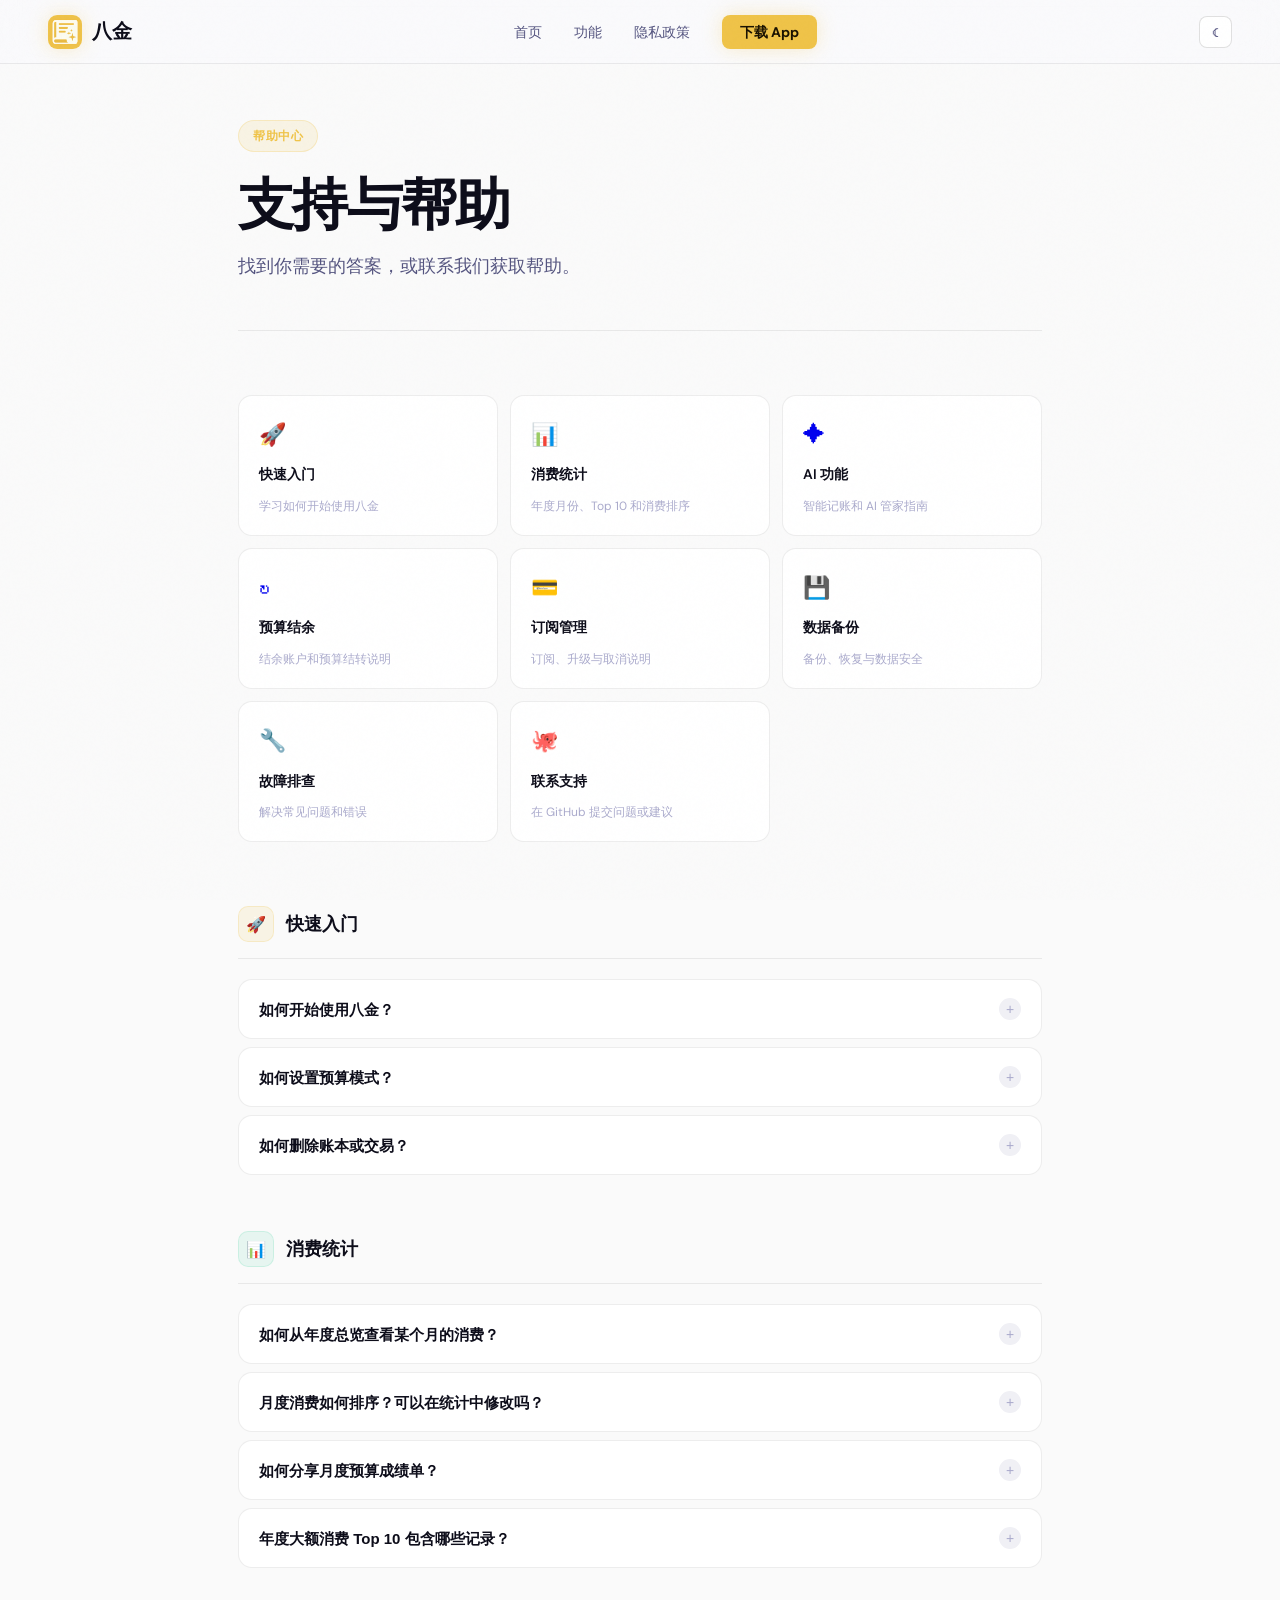
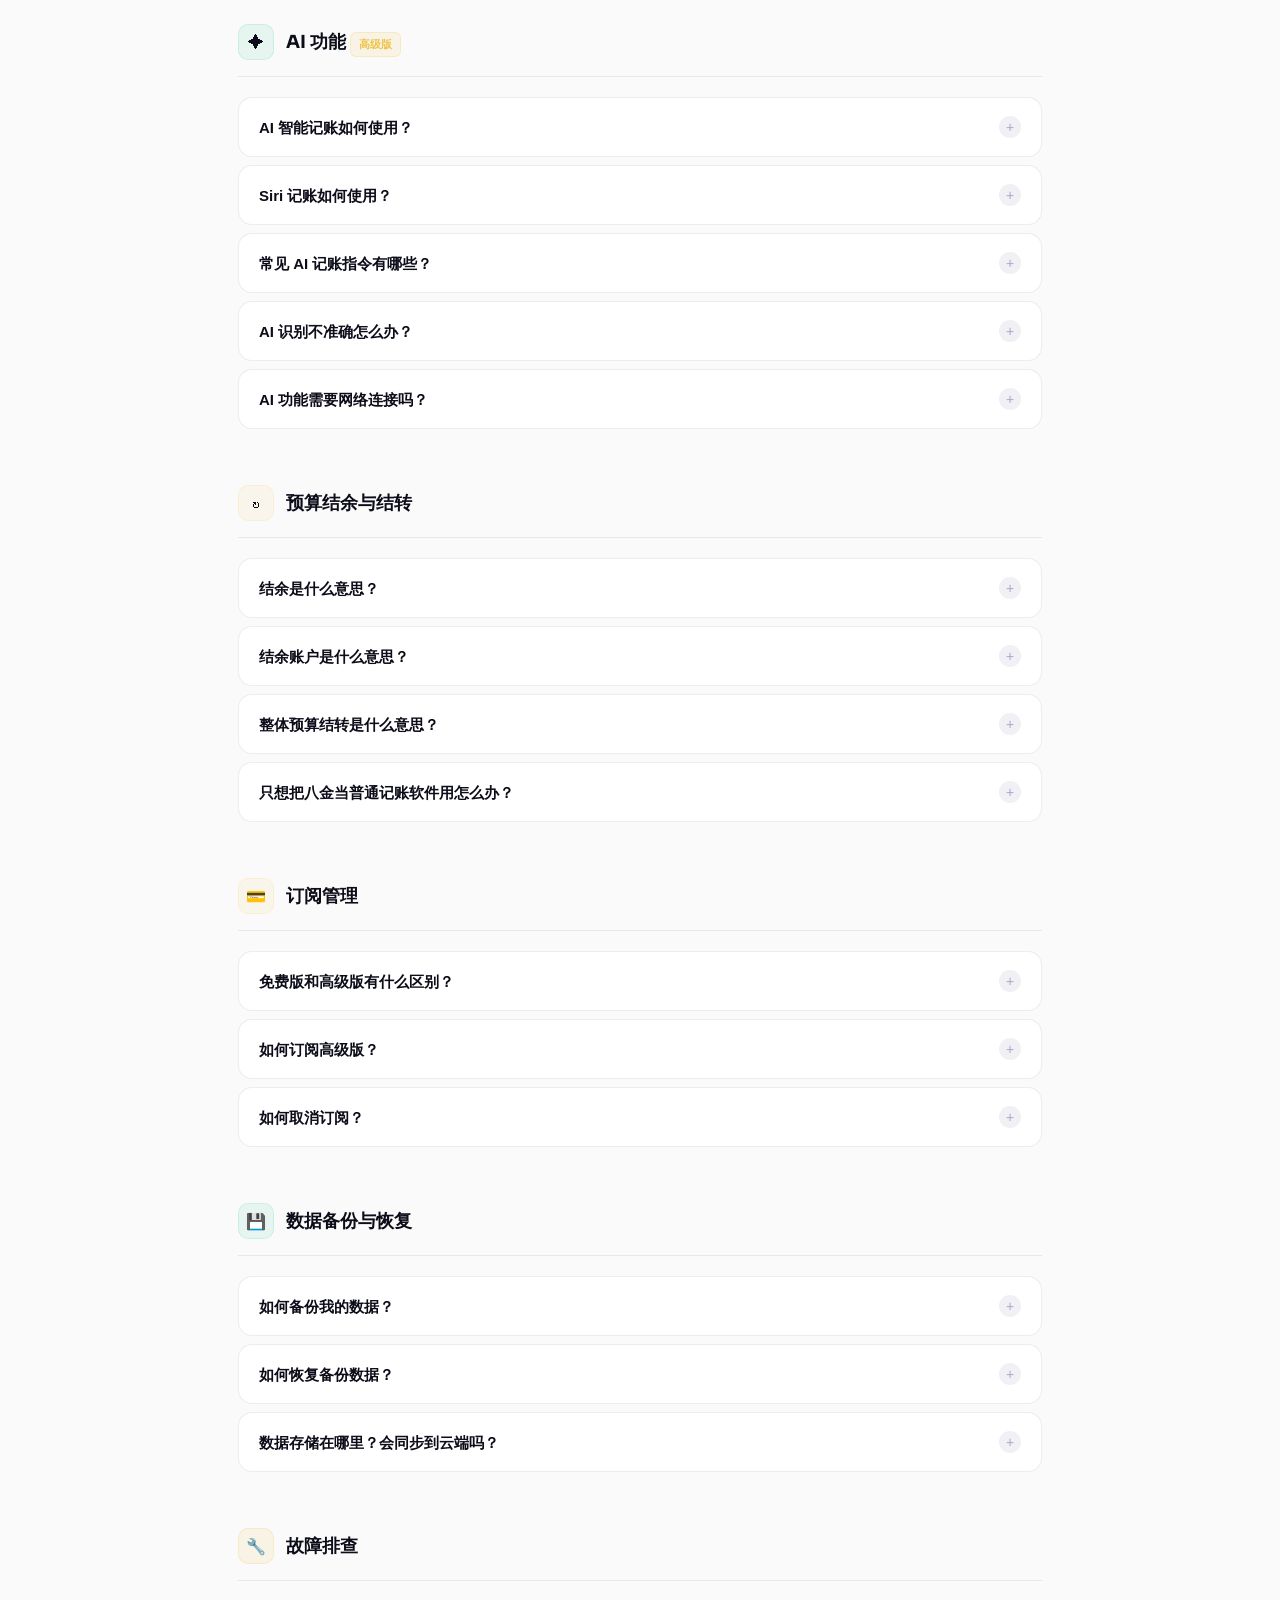
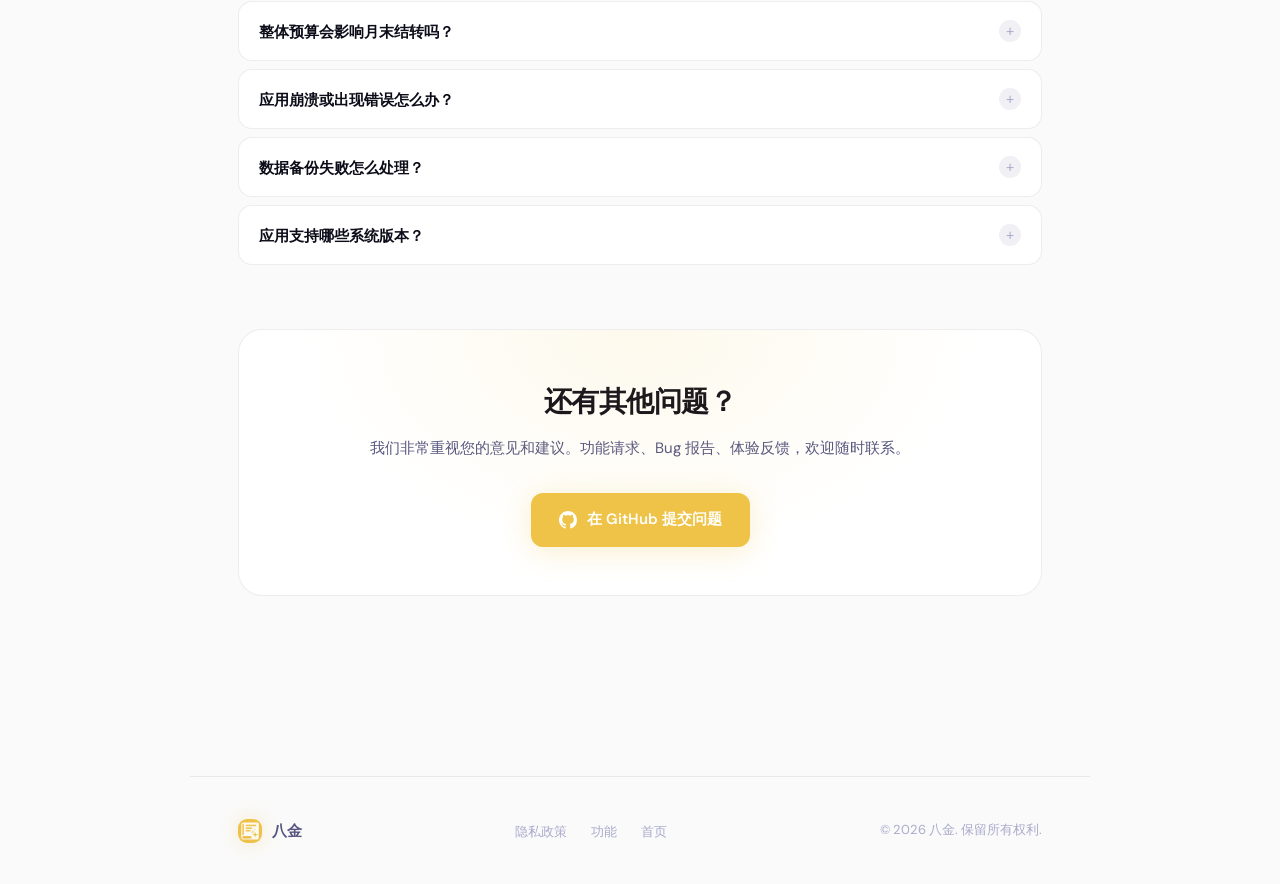
<file: support.html>
<!DOCTYPE html>
<html lang="zh-CN">
<head>
  <meta charset="UTF-8" />
  <meta name="viewport" content="width=device-width, initial-scale=1.0" />
  <title>支持与帮助 - 八金</title>
  <meta name="description" content="八金 3.2 iOS 记账应用支持与帮助，包含预算成绩单分享、消费统计、AI 记账、预算、订阅和备份恢复说明。" />
  <link rel="icon" type="image/x-icon" href="favicon.ico" />
  <link rel="preconnect" href="https://fonts.googleapis.com" />
  <link rel="preconnect" href="https://fonts.gstatic.com" crossorigin />
  <link href="https://fonts.googleapis.com/css2?family=Sora:wght@300;400;500;600;700;800&amp;family=DM+Sans:ital,opsz,wght@0,9..40,300;0,9..40,400;0,9..40,500;0,9..40,600;1,9..40,300&amp;display=swap" rel="stylesheet" />
  <script src="site.js"></script>
  <link rel="stylesheet" href="styles.css" />
</head>
<body class="support-page">

  <nav>
    <a href="index.html" class="nav-logo">
      <div class="nav-logo-mark"><img src="logo.png" alt="八金" class="logo-fill" /></div>
      八金
    </a>
    <ul class="nav-links">
      <li><a href="index.html">首页</a></li>
      <li><a href="index.html#features">功能</a></li>
      <li><a href="privacy.html">隐私政策</a></li>
      <li><a href="index.html#download" class="nav-cta">下载 App</a></li>
    </ul>
    <button id="theme-toggle-btn" class="theme-toggle" type="button" title="切换深色/浅色模式">☀</button>
  </nav>

  <div class="page-wrap">

    <!-- HERO -->
    <div class="doc-hero reveal">
      <div class="doc-label">帮助中心</div>
      <h1 class="doc-title">支持与帮助</h1>
      <p class="doc-subtitle">找到你需要的答案，或联系我们获取帮助。</p>
    </div>

    <!-- QUICK LINKS -->
    <div class="quick-links reveal">
      <a href="#getting-started" class="quick-link">
        <div class="quick-link-icon">🚀</div>
        <div class="quick-link-title">快速入门</div>
        <div class="quick-link-desc">学习如何开始使用八金</div>
      </a>
      <a href="#statistics" class="quick-link">
        <div class="quick-link-icon">📊</div>
        <div class="quick-link-title">消费统计</div>
        <div class="quick-link-desc">年度月份、Top 10 和消费排序</div>
      </a>
      <a href="#ai-features" class="quick-link">
        <div class="quick-link-icon">✦</div>
        <div class="quick-link-title">AI 功能</div>
        <div class="quick-link-desc">智能记账和 AI 管家指南</div>
      </a>
      <a href="#budget-carryover" class="quick-link">
        <div class="quick-link-icon">↻</div>
        <div class="quick-link-title">预算结余</div>
        <div class="quick-link-desc">结余账户和预算结转说明</div>
      </a>
      <a href="#subscription" class="quick-link">
        <div class="quick-link-icon">💳</div>
        <div class="quick-link-title">订阅管理</div>
        <div class="quick-link-desc">订阅、升级与取消说明</div>
      </a>
      <a href="#data" class="quick-link">
        <div class="quick-link-icon">💾</div>
        <div class="quick-link-title">数据备份</div>
        <div class="quick-link-desc">备份、恢复与数据安全</div>
      </a>
      <a href="#troubleshoot" class="quick-link">
        <div class="quick-link-icon">🔧</div>
        <div class="quick-link-title">故障排查</div>
        <div class="quick-link-desc">解决常见问题和错误</div>
      </a>
      <a href="https://github.com/hengfeiyang/bajin/issues" class="quick-link" target="_blank" rel="noopener">
        <div class="quick-link-icon">🐙</div>
        <div class="quick-link-title">联系支持</div>
        <div class="quick-link-desc">在 GitHub 提交问题或建议</div>
      </a>
    </div>

    <!-- GETTING STARTED -->
    <div class="faq-section reveal" id="getting-started">
      <div class="faq-section-header">
        <div class="faq-section-icon gold">🚀</div>
        <div class="faq-section-title">快速入门</div>
      </div>
      <div class="accordion">

        <div class="acc-item">
          <button class="acc-trigger">
            <span class="acc-q">如何开始使用八金？</span>
            <span class="acc-icon">+</span>
          </button>
          <div class="acc-body">
            <div class="acc-content">
              <p>首次打开应用后，只需几步即可开始：</p>
              <ol>
                <li>系统默认提供了 3 个账本可立即使用</li>
                <li>也可以点击侧边菜单中的"添加账本"创建自定义账本</li>
                <li>设置账本名称和图标；分账预算模式下需要设置账本预算</li>
                <li>开始记录交易，可以选择手动输入或使用 AI 智能记账</li>
              </ol>
            </div>
          </div>
        </div>

        <div class="acc-item">
          <button class="acc-trigger">
            <span class="acc-q">如何设置预算模式？</span>
            <span class="acc-icon">+</span>
          </button>
          <div class="acc-body">
            <div class="acc-content">
              <p>八金支持两种预算模式，可以在"设置" → "预算管理"中切换：</p>
              <ul>
                <li><strong>分账预算</strong>：每个账本分别设置月预算，适合餐饮、交通、日用等分类预算边界清晰的情况。</li>
                <li><strong>整体预算</strong>：所有普通账本共用一个本月总预算，适合只想控制总支出、不想给每个账本单独分配额度的情况。</li>
              </ul>
              <p class="mt-12">分账预算模式下：</p>
              <ol>
                <li>在账本详情页点击"编辑账本"</li>
                <li>输入月度预算金额</li>
                <li>保存后，应用会自动追踪您的支出</li>
                <li>当支出接近或超过预算时，会收到提醒（需在设置中开启通知）</li>
              </ol>
              <p class="mt-12">整体预算模式下：</p>
              <ol>
                <li>进入"设置" → "预算管理"</li>
                <li>选择"整体预算"</li>
                <li>输入本月总预算金额</li>
                <li>之后新增账本不需要填写预算，交易仍会归类到账本用于统计复盘</li>
              </ol>
            </div>
          </div>
        </div>

        <div class="acc-item">
          <button class="acc-trigger">
            <span class="acc-q">如何删除账本或交易？</span>
            <span class="acc-icon">+</span>
          </button>
          <div class="acc-body">
            <div class="acc-content">
              <ul>
                <li><strong>删除交易</strong>：从首页消费明细或账本明细进入交易详情，点击"删除"并确认；也可在明细列表中向左滑动删除。</li>
                <li><strong>删除账本</strong>：在账本列表页长按账本，选择"删除账本"</li>
              </ul>
              <div class="warning-box">⚠️ 删除账本会同时删除该账本下的所有交易，请谨慎操作。</div>
            </div>
          </div>
        </div>

      </div>
    </div>

    <!-- STATISTICS -->
    <div class="faq-section reveal" id="statistics">
      <div class="faq-section-header">
        <div class="faq-section-icon green">📊</div>
        <div class="faq-section-title">消费统计</div>
      </div>
      <div class="accordion">

        <div class="acc-item">
          <button class="acc-trigger">
            <span class="acc-q">如何从年度总览查看某个月的消费？</span>
            <span class="acc-icon">+</span>
          </button>
          <div class="acc-body">
            <div class="acc-content">
              <ol>
                <li>打开侧边菜单，进入"统计" → "年度总览"。</li>
                <li>切换到需要查看的年份。</li>
                <li>点击月度详情中的月份，或点击柱状图中的对应月份，进入该年月的月度统计。</li>
                <li>查看预算、账本分布和消费列表；返回后保留原先选择的年份。</li>
              </ol>
              <p class="mt-12">以上月份入口、年度 Top 10 和月度消费列表在 3.1 及以上版本提供，属于免费统计功能。</p>
            </div>
          </div>
        </div>

        <div class="acc-item">
          <button class="acc-trigger">
            <span class="acc-q">月度消费如何排序？可以在统计中修改吗？</span>
            <span class="acc-icon">+</span>
          </button>
          <div class="acc-body">
            <div class="acc-content">
              <p>在"月度总览"下方的"消费列表"中，可以看到当月普通账本的全部支出，包含金额、商户或说明、账本和日期时间。</p>
              <ul>
                <li><strong>默认按金额从高到低</strong>：快速找到当月的大额消费。</li>
                <li><strong>切换时间排序</strong>：点击列表右上角的排序菜单，选择"时间从新到旧"。</li>
                <li>两种排序都平铺展示消费，不按天分组。</li>
              </ul>
              <div class="tip-box">💡 统计中的消费记录只读，不进入详情或编辑。需要修改或删除时，请从首页消费明细或账本明细进入交易详情。</div>
            </div>
          </div>
        </div>

        <div class="acc-item">
          <button class="acc-trigger">
            <span class="acc-q">如何分享月度预算成绩单？</span>
            <span class="acc-icon">+</span>
          </button>
          <div class="acc-body">
            <div class="acc-content">
              <p>在统计的月度总览选择上月，点击“分享预算成绩单”。无论是否超出预算，都可以生成、保存或分享。</p>
              <ul>
                <li>未超预算时，卡片显示“守住预算，值得分享”及预算余量；超支时，显示“超出预算，接受监督”及超出比例。图片不显示具体金额、账本明细或备注。</li>
                <li>点击“分享成绩单”打开系统分享面板，或点击“保存图片”保存到相册；保存时仅请求添加照片权限。</li>
                <li>图片在本地生成，成绩单分享无需订阅。</li>
                <li>未设置预算或没有支出记录时，也能分享中性的记录卡片。成绩单根据已记录支出与预算生成，预算余量不代表实际存下的钱。</li>
              </ul>
            </div>
          </div>
        </div>

        <div class="acc-item">
          <button class="acc-trigger">
            <span class="acc-q">年度大额消费 Top 10 包含哪些记录？</span>
            <span class="acc-icon">+</span>
          </button>
          <div class="acc-body">
            <div class="acc-content">
              <p>"年度总览"中的"年度大额消费 Top 10"展示所选年份金额最高的 10 笔单笔支出，按金额从高到低排列；不足 10 笔时展示实际数量。</p>
              <p class="mt-12">仅包含普通账本的消费支出，排除收入和结余账本记录。金额相同时按时间从新到旧排列，记录同样只读。</p>
            </div>
          </div>
        </div>

      </div>
    </div>

    <!-- AI FEATURES -->
    <div class="faq-section reveal" id="ai-features">
      <div class="faq-section-header">
        <div class="faq-section-icon green">✦</div>
        <div class="faq-section-title">AI 功能 <span class="badge">高级版</span></div>
      </div>
      <div class="accordion">

        <div class="acc-item">
          <button class="acc-trigger">
            <span class="acc-q">AI 智能记账如何使用？</span>
            <span class="acc-icon">+</span>
          </button>
          <div class="acc-body">
            <div class="acc-content">
              <ol>
                <li>在主界面下方的 AI 输入框直接输入</li>
                <li>用自然语言描述，例如："今天午饭花了 50 元"</li>
                <li>AI 会自动识别金额、类别和备注</li>
                <li>确认信息后保存即可</li>
              </ol>
              <div class="tip-box">💡 您可以在设置中开启或禁用 AI 服务。AI 功能需要网络连接。</div>
            </div>
          </div>
        </div>

        <div class="acc-item">
          <button class="acc-trigger">
            <span class="acc-q">Siri 记账如何使用？</span>
            <span class="acc-icon">+</span>
          </button>
          <div class="acc-body">
            <div class="acc-content">
              <ol>
                <li>对 Siri 说：“用八金记账”或“八金记一笔”</li>
                <li>Siri 询问记账内容后，说出消费，例如：“兰州拉面 19 元”</li>
                <li>八金会使用 AI 解析金额、商家和账本</li>
                <li>符合自动提交条件时会直接记录；需要授权或确认时会提示打开 App</li>
              </ol>
              <div class="tip-box">💡 iOS 要求 App Shortcuts 的推荐短语包含 App 名称。你也可以在快捷指令 App 中为八金指令设置自己的触发短语。</div>
            </div>
          </div>
        </div>

        <div class="acc-item">
          <button class="acc-trigger">
            <span class="acc-q">常见 AI 记账指令有哪些？</span>
            <span class="acc-icon">+</span>
          </button>
          <div class="acc-body">
            <div class="acc-content">
              <p>你可以这样和 AI 对话：</p>
              <ul>
                <li>午饭花了 50 元</li>
                <li>星巴克咖啡 38 元</li>
                <li>这个月我喝了多少咖啡？</li>
                <li>本周总结</li>
                <li>上个月钱花哪儿了？</li>
                <li>最近三个月的消费情况如何？</li>
              </ul>
              <p>Siri 消费分析也支持类似问题。可以先说“用八金分析”或“八金查消费”，再说出你想问的消费问题。</p>
            </div>
          </div>
        </div>

        <div class="acc-item">
          <button class="acc-trigger">
            <span class="acc-q">AI 识别不准确怎么办？</span>
            <span class="acc-icon">+</span>
          </button>
          <div class="acc-body">
            <div class="acc-content">
              <p>提高 AI 识别准确度的技巧：</p>
              <ul>
                <li>使用简洁清晰的语言描述交易</li>
                <li>尽量包含关键信息：金额、类别、商家</li>
              </ul>
              <div class="tip-box">💡 <strong>"在超市买菜花了 80 元"</strong> 比 <strong>"买了些东西"</strong> 的识别效果更好。</div>
            </div>
          </div>
        </div>

        <div class="acc-item">
          <button class="acc-trigger">
            <span class="acc-q">AI 功能需要网络连接吗？</span>
            <span class="acc-icon">+</span>
          </button>
          <div class="acc-body">
            <div class="acc-content">
              <p>是的，使用 AI 智能记账功能需要网络连接。AI 解析需要将您输入的文本发送到 AI 服务提供商，仅发送文本内容和财务数字，不包含任何个人身份信息。</p>
              <p>如果您担心隐私，可以选择手动记账。<strong>手动记账功能完全离线</strong>，不需要网络。</p>
            </div>
          </div>
        </div>

      </div>
    </div>

    <!-- BUDGET CARRYOVER -->
    <div class="faq-section reveal" id="budget-carryover">
      <div class="faq-section-header">
        <div class="faq-section-icon yellow">↻</div>
        <div class="faq-section-title">预算结余与结转</div>
      </div>
      <div class="accordion">

        <div class="acc-item">
          <button class="acc-trigger">
            <span class="acc-q">结余是什么意思？</span>
            <span class="acc-icon">+</span>
          </button>
          <div class="acc-body">
            <div class="acc-content">
              <p>八金里的“结余”主要是预算概念，不是普通记账软件里的银行卡余额。</p>
              <p class="mt-12">简单说，结余 = 本月预算 - 本月实际支出。</p>
              <ul>
                <li>本月餐饮预算 1000 元，实际花了 820 元，剩下的 180 元就是结余。</li>
                <li>本月餐饮预算 1000 元，实际花了 1120 元，超出的 120 元就是负结余，也就是超支。</li>
              </ul>
              <div class="tip-box">💡 八金专注预算管理，所以会把“有没有花超预算”放在比“记了一笔流水”更重要的位置。</div>
            </div>
          </div>
        </div>

        <div class="acc-item">
          <button class="acc-trigger">
            <span class="acc-q">结余账户是什么意思？</span>
            <span class="acc-icon">+</span>
          </button>
          <div class="acc-body">
            <div class="acc-content">
              <p>结余账户是八金自动创建的系统账本，用来集中记录预算复盘后的结果。</p>
              <ul>
                <li>它不是银行卡、现金钱包，也不是日常消费分类。</li>
                <li>未花完的预算结转时，会作为收入进入结余账户。</li>
                <li>预算超支时，会作为支出从结余账户扣除。</li>
                <li>它不会参与 AI 默认账本匹配、普通消费统计和默认账本选择。</li>
              </ul>
              <div class="tip-box">💡 结余账户余额为正，表示过去月份累计留下了预算空间；余额为负，表示过去月份累计超支，需要后续预算慢慢补回来。</div>
            </div>
          </div>
        </div>

        <div class="acc-item">
          <button class="acc-trigger">
            <span class="acc-q">整体预算结转是什么意思？</span>
            <span class="acc-icon">+</span>
          </button>
          <div class="acc-body">
            <div class="acc-content">
              <p>在整体预算模式下，八金不会逐个账本计算结转，而是把所有普通账本的本月支出加起来，与月总预算比较。</p>
              <ul>
                <li><strong>花得少</strong>：月总预算 3000 元，本月支出 2600 元，结余账户增加 400 元。</li>
                <li><strong>花超了</strong>：月总预算 3000 元，本月支出 3200 元，结余账户扣除 200 元。</li>
              </ul>
              <p class="mt-12">整体预算模式下，月末只会生成一条“整体预算结转”或“整体预算超支”记录，避免每个账本重复结算。</p>
            </div>
          </div>
        </div>

        <div class="acc-item">
          <button class="acc-trigger">
            <span class="acc-q">只想把八金当普通记账软件用怎么办？</span>
            <span class="acc-icon">+</span>
          </button>
          <div class="acc-body">
            <div class="acc-content">
              <p>可以。日常只使用普通账本记录收入和支出即可，结余账户可以理解为预算复盘用的系统账本。</p>
              <ul>
                <li>不想做预算复盘时，可以忽略结余账户。</li>
                <li>分账预算模式下，可以在账本里关闭“允许预算结转”。</li>
                <li>整体预算模式下，可以在“设置” → “预算管理”中关闭“整体预算结转”。</li>
              </ul>
            </div>
          </div>
        </div>

      </div>
    </div>

    <!-- SUBSCRIPTION -->
    <div class="faq-section reveal" id="subscription">
      <div class="faq-section-header">
        <div class="faq-section-icon yellow">💳</div>
        <div class="faq-section-title">订阅管理</div>
      </div>
      <div class="accordion">

        <div class="acc-item">
          <button class="acc-trigger">
            <span class="acc-q">免费版和高级版有什么区别？</span>
            <span class="acc-icon">+</span>
          </button>
          <div class="acc-body">
            <div class="acc-content">
              <p><strong>免费版（永久免费）：</strong></p>
              <ul>
                <li>无限账本和交易记录</li>
                <li>手动记账</li>
                <li>预算设置和追踪</li>
                <li>分账预算和整体月预算</li>
                <li>月度消费排序、年度月份查看和大额消费 Top 10</li>
                <li>数据备份和恢复</li>
              </ul>
              <p class="mt-12">新老未订阅用户均可获得本机共 5 次 AI 免费体验，无需购买订阅。AI 记账、消费分析与 Siri 共用次数，不限时、不按月重置。成功返回结果后计次，即使没有保存为账单也会使用一次；请求失败或输入无效不扣次。用完后仍可免费使用手动记账和上述基础功能。</p>
              <p class="mt-12">体验用量保存在本机，不通过账本备份恢复，也不跨设备同步。首页 AI 输入框显示剩余次数。这 5 次体验与 App Store 的订阅试用优惠相互独立。</p>
              <p class="mt-12"><strong>高级版额外功能：</strong></p>
              <ul>
                <li>AI 自然语言记账</li>
                <li>AI 消费分析报告</li>
                <li>智能超支预警</li>
                <li>优先技术支持</li>
              </ul>
            </div>
          </div>
        </div>

        <div class="acc-item">
          <button class="acc-trigger">
            <span class="acc-q">如何订阅高级版？</span>
            <span class="acc-icon">+</span>
          </button>
          <div class="acc-body">
            <div class="acc-content">
              <ol>
                <li>进入"设置" → "订阅管理"</li>
                <li>选择订阅计划：<strong>月度订阅 ¥3/月</strong> 或 <strong>年度订阅 ¥28/年</strong>（约节省 22%），均支持 Apple 家庭共享</li>
                <li>是否享有订阅试用、试用时长及实际价格，以 App Store 购买页面显示为准</li>
                <li>购买前请查看续费日期和取消说明；无需订阅的 5 次 AI 体验不会自动开通订阅</li>
                <li>家庭共享可在 App Store 账户和 Apple 家庭设置中管理</li>
              </ol>
            </div>
          </div>
        </div>

        <div class="acc-item">
          <button class="acc-trigger">
            <span class="acc-q">如何取消订阅？</span>
            <span class="acc-icon">+</span>
          </button>
          <div class="acc-body">
            <div class="acc-content">
              <ol>
                <li>打开 iPhone 的"设置"应用</li>
                <li>点击您的 Apple ID（最顶部）</li>
                <li>点击"订阅"</li>
                <li>找到"八金"，点击"取消订阅"</li>
                <li>取消后仍可继续使用基础功能</li>
              </ol>
              <div class="tip-box">💡 如使用订阅试用，请按 App Store 显示的期限提前取消，避免自动续费。</div>
            </div>
          </div>
        </div>

      </div>
    </div>

    <!-- DATA -->
    <div class="faq-section reveal" id="data">
      <div class="faq-section-header">
        <div class="faq-section-icon green">💾</div>
        <div class="faq-section-title">数据备份与恢复</div>
      </div>
      <div class="accordion">

        <div class="acc-item">
          <button class="acc-trigger">
            <span class="acc-q">如何备份我的数据？</span>
            <span class="acc-icon">+</span>
          </button>
          <div class="acc-body">
            <div class="acc-content">
              <ol>
                <li>进入"设置" → "数据管理" → "备份数据"</li>
                <li>选择备份策略（完整备份或仅账本备份）</li>
                <li>选择保存位置（iCloud Drive、Files 等）</li>
                <li>备份文件将以 <strong>.bajin</strong> 格式保存</li>
              </ol>
              <p class="mt-12">新版备份会包含账本、交易记录、预算模式、整体月预算和整体预算结转开关。</p>
              <div class="tip-box">💡 建议定期备份，妥善保管备份文件。</div>
            </div>
          </div>
        </div>

        <div class="acc-item">
          <button class="acc-trigger">
            <span class="acc-q">如何恢复备份数据？</span>
            <span class="acc-icon">+</span>
          </button>
          <div class="acc-body">
            <div class="acc-content">
              <ol>
                <li>进入"设置" → "数据管理" → "恢复数据"</li>
                <li>选择之前保存的 .bajin 备份文件</li>
                <li>选择恢复策略：</li>
              </ol>
              <ul>
                <li><strong>完全替换</strong> — 删除现有数据，使用备份替换</li>
                <li><strong>智能合并</strong> — 将备份数据与现有数据合并，并在新版备份中同步预算设置</li>
              </ul>
              <div class="tip-box">💡 旧版备份不包含预算设置。完全替换旧备份会使用默认分账预算，合并旧备份会保留当前预算设置。</div>
            </div>
          </div>
        </div>

        <div class="acc-item">
          <button class="acc-trigger">
            <span class="acc-q">数据存储在哪里？会同步到云端吗？</span>
            <span class="acc-icon">+</span>
          </button>
          <div class="acc-body">
            <div class="acc-content">
              <ul>
                <li>所有数据<strong>完全存储在您的 iPhone 本地</strong></li>
                <li>数据<strong>不会</strong>自动同步到 iCloud 或其他云服务</li>
                <li>我们<strong>无法访问</strong>您的任何财务数据</li>
                <li>您可以手动导出备份文件并保存到任何位置</li>
              </ul>
            </div>
          </div>
        </div>

      </div>
    </div>

    <!-- TROUBLESHOOT -->
    <div class="faq-section reveal" id="troubleshoot">
      <div class="faq-section-header">
        <div class="faq-section-icon gold">🔧</div>
        <div class="faq-section-title">故障排查</div>
      </div>
      <div class="accordion">

        <div class="acc-item">
          <button class="acc-trigger">
            <span class="acc-q">整体预算会影响月末结转吗？</span>
            <span class="acc-icon">+</span>
          </button>
          <div class="acc-body">
            <div class="acc-content">
              <p>会。月末结转会按当前预算模式处理：</p>
              <ul>
                <li><strong>分账预算</strong>：按每个账本分别计算剩余预算或超支金额。</li>
                <li><strong>整体预算</strong>：按本月总预算减去所有普通账本支出，只生成一条整体预算结转或整体预算超支记录。</li>
              </ul>
              <div class="tip-box">💡 整体预算模式下可以在"设置" → "预算管理"中开启或关闭整体预算结转。</div>
            </div>
          </div>
        </div>

        <div class="acc-item">
          <button class="acc-trigger">
            <span class="acc-q">应用崩溃或出现错误怎么办？</span>
            <span class="acc-icon">+</span>
          </button>
          <div class="acc-body">
            <div class="acc-content">
              <ol>
                <li>确保您使用的是最新版本的应用</li>
                <li>重启应用</li>
                <li>如果问题持续，请备份数据后重新安装应用</li>
                <li>如果仍有问题，请通过 GitHub Issues 联系我们</li>
              </ol>
            </div>
          </div>
        </div>

        <div class="acc-item">
          <button class="acc-trigger">
            <span class="acc-q">数据备份失败怎么处理？</span>
            <span class="acc-icon">+</span>
          </button>
          <div class="acc-body">
            <div class="acc-content">
              <p>如果备份失败，请检查：</p>
              <ul>
                <li>确保有足够的存储空间</li>
                <li>检查是否有权限访问目标文件夹</li>
                <li>尝试选择其他保存位置</li>
              </ul>
            </div>
          </div>
        </div>

        <div class="acc-item">
          <button class="acc-trigger">
            <span class="acc-q">应用支持哪些系统版本？</span>
            <span class="acc-icon">+</span>
          </button>
          <div class="acc-body">
            <div class="acc-content">
              <ul>
                <li>需要 <strong>iOS 18.0</strong> 或更高版本</li>
                <li>支持 iPhone</li>
                <li>在 iOS 26 及以上版本启用 Liquid Glass 界面</li>
                <li>需要约 <strong>20 MB</strong> 可用存储空间</li>
              </ul>
            </div>
          </div>
        </div>

      </div>
    </div>

    <!-- CONTACT -->
    <div class="contact-section reveal">
      <h2>还有其他问题？</h2>
      <p>我们非常重视您的意见和建议。功能请求、Bug 报告、体验反馈，欢迎随时联系。</p>
      <a href="https://github.com/hengfeiyang/bajin/issues" class="contact-btn" target="_blank" rel="noopener">
        <svg width="18" height="18" viewBox="0 0 24 24" fill="currentColor"><path d="M12 0C5.37 0 0 5.37 0 12c0 5.31 3.435 9.795 8.205 11.385.6.105.825-.255.825-.57 0-.285-.015-1.23-.015-2.235-3.015.555-3.795-.735-4.035-1.41-.135-.345-.72-1.41-1.23-1.695-.42-.225-1.02-.78-.015-.795.945-.015 1.62.87 1.845 1.23 1.08 1.815 2.805 1.305 3.495.99.105-.78.42-1.305.765-1.605-2.67-.3-5.46-1.335-5.46-5.925 0-1.305.465-2.385 1.23-3.225-.12-.3-.54-1.53.12-3.18 0 0 1.005-.315 3.3 1.23.96-.27 1.98-.405 3-.405s2.04.135 3 .405c2.295-1.56 3.3-1.23 3.3-1.23.66 1.65.24 2.88.12 3.18.765.84 1.23 1.905 1.23 3.225 0 4.605-2.805 5.625-5.475 5.925.435.375.81 1.095.81 2.22 0 1.605-.015 2.895-.015 3.3 0 .315.225.69.825.57A12.02 12.02 0 0024 12c0-6.63-5.37-12-12-12z"/></svg>
        在 GitHub 提交问题
      </a>
    </div>

  </div>

  <footer>
    <a href="index.html" class="footer-logo">
      <div class="nav-logo-mark footer-logo-mark"><img src="logo.png" alt="八金" class="logo-fill rounded" /></div>
      八金
    </a>
    <ul class="footer-links">
      <li><a href="privacy.html">隐私政策</a></li>
      <li><a href="index.html#features">功能</a></li>
      <li><a href="index.html">首页</a></li>
    </ul>
    <div class="footer-copy">© 2026 八金. 保留所有权利.</div>
  </footer>
</body>
</html>
</file>
<file: styles.css>
/* Home page */
:root {
      --bg: #09090f;
      --bg2: #0e0e1a;
      --surface: #13131f;
      --surface2: #1a1a2e;
      --border: rgba(255,255,255,0.07);
      --border2: rgba(255,255,255,0.12);
      --text: #f0f0f8;
      --text2: #9090b0;
      --text3: #5a5a7a;
      --nav-bg: rgba(9, 9, 15, 0.80);
      --accent: #efc348;
      --accent2: #5dd6a8;
      --accent3: #f5d47a;
      --glow: rgba(239, 195, 72, 0.28);
      --font-display: 'Sora', sans-serif;
      --font-body: 'DM Sans', sans-serif;
    }

    *, *::before, *::after { box-sizing: border-box; margin: 0; padding: 0; }

    html { scroll-behavior: smooth; }

    body {
      background: var(--bg);
      color: var(--text);
      font-family: var(--font-body);
      font-size: 16px;
      line-height: 1.6;
      overflow-x: hidden;
      -webkit-font-smoothing: antialiased;
    }

    /* ── NOISE OVERLAY ── */
    body::before {
      content: '';
      position: fixed;
      inset: 0;
      background-image: url("data:image/svg+xml,%3Csvg viewBox='0 0 256 256' xmlns='http://www.w3.org/2000/svg'%3E%3Cfilter id='n'%3E%3CfeTurbulence type='fractalNoise' baseFrequency='0.9' numOctaves='4' stitchTiles='stitch'/%3E%3C/filter%3E%3Crect width='100%25' height='100%25' filter='url(%23n)' opacity='0.03'/%3E%3C/svg%3E");
      pointer-events: none;
      z-index: 1000;
      opacity: 0.4;
    }

    /* ── NAV ── */
    nav {
      position: fixed;
      top: 0; left: 0; right: 0;
      z-index: 100;
      padding: 0 48px;
      height: 64px;
      display: flex;
      align-items: center;
      justify-content: space-between;
      background: var(--nav-bg);
      backdrop-filter: blur(20px);
      -webkit-backdrop-filter: blur(20px);
      border-bottom: 1px solid var(--border);
      transition: background 0.3s;
    }

    .nav-logo {
      display: flex;
      align-items: center;
      gap: 10px;
      font-family: var(--font-display);
      font-weight: 700;
      font-size: 20px;
      color: var(--text);
      text-decoration: none;
    }

    .nav-logo-mark {
      width: 34px;
      height: 34px;
      border-radius: 9px;
      overflow: hidden;
      box-shadow: 0 0 20px var(--glow);
      flex-shrink: 0;
    }
    .nav-logo-mark img {
      width: 100%; height: 100%;
      object-fit: cover;
      display: block;
    }

    .nav-links {
      display: flex;
      align-items: center;
      gap: 32px;
      list-style: none;
    }

    .nav-links a {
      color: var(--text2);
      text-decoration: none;
      font-size: 14px;
      font-weight: 500;
      transition: color 0.2s;
    }

    .nav-links a:hover { color: var(--text); }

    .nav-cta {
      background: var(--accent);
      color: #1a1200 !important;
      padding: 8px 18px;
      border-radius: 8px;
      font-weight: 700 !important;
      transition: opacity 0.2s, transform 0.2s !important;
      box-shadow: 0 0 20px var(--glow);
    }

    .nav-cta:hover { opacity: 0.85; transform: translateY(-1px); }

    /* ── HERO ── */
    .hero {
      min-height: 100vh;
      display: flex;
      align-items: center;
      justify-content: center;
      position: relative;
      overflow: hidden;
      padding: 120px 0 80px;
    }

    .hero-split {
      display: grid;
      grid-template-columns: 1fr auto;
      align-items: center;
      gap: 80px;
      width: 100%;
    }

    @media (max-width: 900px) {
      .hero-split {
        grid-template-columns: 1fr;
      }
      .hero-split .hero-mockup-wrap {
        display: none;
      }
    }

    /* gradient mesh background */
    .hero-mesh {
      position: absolute;
      inset: 0;
      pointer-events: none;
      overflow: hidden;
    }

    .hero-mesh::before {
      content: '';
      position: absolute;
      width: 800px; height: 800px;
      top: -200px; left: 50%;
      transform: translateX(-50%);
      background: radial-gradient(ellipse, rgba(239,195,72,0.15) 0%, transparent 70%);
      animation: pulse 6s ease-in-out infinite;
    }

    .hero-mesh::after {
      content: '';
      position: absolute;
      width: 600px; height: 600px;
      bottom: -100px; right: -100px;
      background: radial-gradient(ellipse, rgba(93,214,168,0.1) 0%, transparent 70%);
      animation: pulse 8s ease-in-out infinite reverse;
    }

    @keyframes pulse {
      0%, 100% { transform: translateX(-50%) scale(1); opacity: 1; }
      50% { transform: translateX(-50%) scale(1.1); opacity: 0.7; }
    }

    .hero-content {
      text-align: left;
      max-width: 600px;
      position: relative;
      z-index: 1;
    }

    .hero-badge {
      display: inline-flex;
      align-items: center;
      gap: 8px;
      background: rgba(239,195,72,0.12);
      border: 1px solid rgba(239,195,72,0.3);
      border-radius: 100px;
      padding: 6px 16px;
      font-size: 13px;
      font-weight: 500;
      color: #efc348;
      margin-bottom: 32px;
      animation: fadeUp 0.6s ease forwards;
    }

    .hero-badge-dot {
      width: 6px; height: 6px;
      border-radius: 50%;
      background: var(--accent2);
      animation: blink 2s ease-in-out infinite;
    }

    @keyframes blink {
      0%, 100% { opacity: 1; }
      50% { opacity: 0.3; }
    }

    .hero-title {
      font-family: var(--font-display);
      font-size: clamp(48px, 7vw, 88px);
      font-weight: 800;
      line-height: 1.05;
      letter-spacing: -0.03em;
      margin-bottom: 24px;
      animation: fadeUp 0.6s 0.1s ease both;
    }

    .hero-title .grad {
      background: linear-gradient(135deg, var(--text) 0%, #efc348 60%, #5dd6a8 100%);
      -webkit-background-clip: text;
      -webkit-text-fill-color: transparent;
      background-clip: text;
    }

    .mobile-only { display: none; }

    .hero-sub {
      font-size: 20px;
      color: var(--text2);
      line-height: 1.6;
      max-width: 560px;
      margin: 0 0 40px;
      font-weight: 300;
      animation: fadeUp 0.6s 0.2s ease both;
    }

    .hero-actions {
      display: flex;
      gap: 12px;
      justify-content: center;
      flex-wrap: wrap;
      animation: fadeUp 0.6s 0.3s ease both;
    }

    .btn-primary {
      display: inline-flex;
      align-items: center;
      gap: 10px;
      background: var(--accent);
      color: #1a1200;
      padding: 14px 28px;
      border-radius: 12px;
      font-weight: 700;
      font-size: 16px;
      text-decoration: none;
      transition: all 0.2s;
      box-shadow: 0 4px 40px var(--glow);
    }

    .btn-primary:hover {
      transform: translateY(-2px);
      box-shadow: 0 8px 50px var(--glow);
      opacity: 0.9;
    }

    .btn-ghost {
      display: inline-flex;
      align-items: center;
      gap: 10px;
      background: var(--surface);
      color: var(--text);
      padding: 14px 28px;
      border-radius: 12px;
      font-weight: 500;
      font-size: 16px;
      text-decoration: none;
      border: 1px solid var(--border2);
      transition: all 0.2s;
    }

    .btn-ghost:hover {
      background: var(--surface2);
      border-color: rgba(255,255,255,0.2);
      transform: translateY(-2px);
    }

    .hero-price-note {
      margin-top: 20px;
      font-size: 13px;
      color: var(--text3);
      animation: fadeUp 0.6s 0.4s ease both;
    }

    .hero-price-note strong { color: var(--accent2); font-weight: 600; }

    /* ── HERO MOCKUP ── */
    .hero-mockup-wrap {
      position: relative;
      z-index: 1;
      margin-top: 72px;
      animation: fadeUp 0.8s 0.5s ease both;
    }

    .phone-frame {
      width: 280px;
      margin: 0 auto;
      background: var(--surface);
      border-radius: 44px;
      border: 1.5px solid var(--border2);
      padding: 12px;
      box-shadow:
        0 0 0 1px var(--border),
        0 40px 120px rgba(0,0,0,0.6),
        0 0 80px var(--glow);
      position: relative;
    }

    .phone-inner {
      border-radius: 36px;
      overflow: hidden;
      background: var(--bg2);
      aspect-ratio: 9/19;
      position: relative;
    }

    /* ── APP UI MOCKUP ── */
    .app-ui {
      padding: 24px 16px;
      height: 100%;
      display: flex;
      flex-direction: column;
      gap: 16px;
    }

    .app-header {
      display: flex;
      justify-content: space-between;
      align-items: center;
    }

    .app-header-left { font-size: 11px; color: var(--text3); }
    .app-header-title { font-family: var(--font-display); font-size: 13px; font-weight: 700; color: var(--text); }

    .app-avatar {
      width: 28px; height: 28px;
      border-radius: 50%;
      background: linear-gradient(135deg, var(--accent), var(--accent3));
    }

    /* Budget Ring */
    .budget-ring-section {
      display: flex;
      flex-direction: column;
      align-items: center;
      gap: 8px;
    }

    .ring-container {
      position: relative;
      width: 110px;
      height: 110px;
    }

    .ring-svg {
      width: 100%;
      height: 100%;
      transform: rotate(-90deg);
    }

    .ring-bg { fill: none; stroke: var(--surface2); stroke-width: 8; }
    .ring-fill {
      fill: none;
      stroke-width: 8;
      stroke-linecap: round;
      stroke: url(#ringGrad);
      stroke-dasharray: 283;
      stroke-dashoffset: 85;
      animation: ringFill 1.5s 1s ease both;
    }

    @keyframes ringFill {
      from { stroke-dashoffset: 283; }
      to { stroke-dashoffset: 85; }
    }

    .ring-center {
      position: absolute;
      inset: 0;
      display: flex;
      flex-direction: column;
      align-items: center;
      justify-content: center;
    }

    .ring-pct {
      font-family: var(--font-display);
      font-size: 20px;
      font-weight: 800;
      color: var(--text);
      line-height: 1;
    }

    .ring-label { font-size: 8px; color: var(--text3); }

    .budget-meta {
      display: flex;
      gap: 20px;
    }

    .budget-meta-item { text-align: center; }
    .budget-meta-num { font-family: var(--font-display); font-size: 14px; font-weight: 700; color: var(--text); }
    .budget-meta-lbl { font-size: 8px; color: var(--text3); }

    /* Categories */
    .categories { display: flex; flex-direction: column; gap: 6px; }

    .cat-row {
      display: flex;
      align-items: center;
      gap: 8px;
    }

    .cat-icon {
      width: 24px; height: 24px;
      border-radius: 6px;
      display: flex; align-items: center; justify-content: center;
      font-size: 11px;
      flex-shrink: 0;
    }

    .cat-info { flex: 1; }
    .cat-name { font-size: 9px; font-weight: 600; color: var(--text2); }
    .cat-bar-wrap { height: 3px; background: var(--surface2); border-radius: 2px; margin-top: 2px; overflow: hidden; }
    .cat-bar { height: 100%; border-radius: 2px; }
    .cat-amount { font-size: 9px; font-weight: 600; color: var(--text); }

    /* AI Card */
    .ai-card {
      background: rgba(239,195,72,0.08);
      border: 1px solid rgba(239,195,72,0.18);
      border-radius: 12px;
      padding: 10px 12px;
      display: flex;
      gap: 8px;
      align-items: flex-start;
    }

    .ai-icon {
      width: 20px; height: 20px;
      border-radius: 6px;
      background: linear-gradient(135deg, var(--accent), var(--accent3));
      display: flex; align-items: center; justify-content: center;
      font-size: 9px;
      flex-shrink: 0;
    }

    .ai-text { font-size: 8px; color: var(--text2); line-height: 1.4; }
    .ai-text strong { color: var(--text); font-weight: 600; display: block; margin-bottom: 2px; }

    /* ── SECTION SHARED ── */
    section { position: relative; }

    .section-inner {
      max-width: 1100px;
      margin: 0 auto;
      padding: 0 48px;
    }

    .section-label {
      font-size: 12px;
      font-weight: 600;
      letter-spacing: 0.12em;
      text-transform: uppercase;
      color: var(--accent);
      margin-bottom: 16px;
    }

    .section-title {
      font-family: var(--font-display);
      font-size: clamp(32px, 4vw, 52px);
      font-weight: 800;
      letter-spacing: -0.02em;
      line-height: 1.1;
      margin-bottom: 16px;
    }

    .section-sub {
      font-size: 18px;
      color: var(--text2);
      font-weight: 300;
      max-width: 520px;
      line-height: 1.6;
    }

    /* ── PROBLEMS ── */
    .problems {
      padding: 100px 0;
      border-top: 1px solid var(--border);
    }

    .problems-grid {
      display: grid;
      grid-template-columns: repeat(3, 1fr);
      gap: 1px;
      background: var(--border);
      border: 1px solid var(--border);
      border-radius: 20px;
      overflow: hidden;
      margin-top: 64px;
    }

    .problem-cell {
      background: var(--surface);
      padding: 36px 32px;
      transition: background 0.2s;
    }

    .problem-cell:hover { background: var(--surface2); }

    .problem-icon {
      font-size: 28px;
      margin-bottom: 16px;
      filter: grayscale(0.3);
    }

    .problem-title {
      font-family: var(--font-display);
      font-size: 17px;
      font-weight: 700;
      color: var(--text);
      margin-bottom: 8px;
    }

    .problem-desc {
      font-size: 14px;
      color: var(--text2);
      line-height: 1.6;
    }

    /* ── FEATURES ── */
    .features {
      padding: 100px 0;
      border-top: 1px solid var(--border);
    }

    .features-header {
      display: flex;
      justify-content: space-between;
      align-items: flex-end;
      margin-bottom: 64px;
      gap: 32px;
    }

    .feature-cards {
      display: grid;
      grid-template-columns: repeat(3, 1fr);
      gap: 16px;
    }

    .feature-card {
      background: var(--surface);
      border: 1px solid var(--border);
      border-radius: 20px;
      padding: 32px;
      transition: all 0.3s;
      position: relative;
      overflow: hidden;
    }

    .feature-card::before {
      content: '';
      position: absolute;
      inset: 0;
      border-radius: 20px;
      opacity: 0;
      transition: opacity 0.3s;
      background: radial-gradient(ellipse at top left, var(--glow), transparent 60%);
    }

    .feature-card:hover::before { opacity: 1; }
    .feature-card:hover { border-color: var(--border2); transform: translateY(-4px); }

    .feature-card.wide {
      grid-column: span 2;
    }

    .feature-icon-wrap {
      width: 44px; height: 44px;
      border-radius: 12px;
      display: flex; align-items: center; justify-content: center;
      font-size: 20px;
      margin-bottom: 20px;
    }

    .feature-icon-wrap.purple { background: oklch(65% 0.25 280 / 0.15); border: 1px solid rgba(239,195,72,0.18); }
    .feature-icon-wrap.green { background: rgba(93,214,168,0.12); border: 1px solid rgba(93,214,168,0.2); }
    .feature-icon-wrap.pink { background: rgba(239,195,72,0.18); border: 1px solid rgba(239,195,72,0.25); }

    .feature-card-title {
      font-family: var(--font-display);
      font-size: 20px;
      font-weight: 700;
      margin-bottom: 10px;
    }

    .feature-card-desc {
      font-size: 14px;
      color: var(--text2);
      line-height: 1.7;
    }

    .feature-tag {
      display: inline-block;
      margin-top: 16px;
      font-size: 11px;
      font-weight: 600;
      color: var(--accent2);
      background: rgba(93,214,168,0.12);
      border: 1px solid rgba(93,214,168,0.2);
      padding: 3px 10px;
      border-radius: 100px;
    }

    /* AI Chat Demo */
    .ai-demo {
      margin-top: 20px;
      display: flex;
      flex-direction: column;
      gap: 10px;
    }

    .chat-bubble {
      padding: 10px 14px;
      border-radius: 14px;
      font-size: 13px;
      max-width: 85%;
      line-height: 1.5;
    }

    .chat-user {
      background: var(--surface2);
      border: 1px solid var(--border2);
      color: var(--text);
      align-self: flex-end;
      border-radius: 14px 14px 4px 14px;
    }

    .chat-ai {
      background: rgba(239,195,72,0.12);
      border: 1px solid rgba(239,195,72,0.18);
      color: var(--text2);
      align-self: flex-start;
      border-radius: 14px 14px 14px 4px;
    }

    .chat-ai strong { color: var(--accent2); }

    /* ── PRICING ── */
    .pricing {
      padding: 100px 0;
      border-top: 1px solid var(--border);
    }

    .pricing-header {
      text-align: center;
      margin-bottom: 64px;
    }

    .pricing-header .section-sub { margin: 0 auto; }

    .pricing-cards {
      display: grid;
      grid-template-columns: 1fr 1fr;
      gap: 16px;
      max-width: 720px;
      margin: 0 auto;
    }

    .pricing-card {
      background: var(--surface);
      border: 1px solid var(--border);
      border-radius: 24px;
      padding: 40px 36px;
      position: relative;
      display: flex;
      flex-direction: column;
      transition: all 0.3s;
    }

    .pricing-card:hover { border-color: var(--border2); }

    .pricing-card.featured {
      border-color: rgba(239,195,72,0.4);
      background: linear-gradient(145deg, rgba(239,195,72,0.08), var(--surface));
      box-shadow: 0 0 60px rgba(239,195,72,0.12);
    }

    .pricing-badge {
      position: absolute;
      top: -12px; left: 50%;
      transform: translateX(-50%);
      background: linear-gradient(90deg, var(--accent), var(--accent3));
      color: #1a1200;
      font-size: 11px;
      font-weight: 700;
      letter-spacing: 0.08em;
      text-transform: uppercase;
      padding: 4px 14px;
      border-radius: 100px;
      white-space: nowrap;
    }

    .pricing-tier {
      font-size: 13px;
      font-weight: 600;
      color: var(--text3);
      text-transform: uppercase;
      letter-spacing: 0.1em;
      margin-bottom: 16px;
    }

    .pricing-price {
      display: flex;
      align-items: baseline;
      gap: 4px;
      margin-bottom: 8px;
    }

    .pricing-currency {
      font-family: var(--font-display);
      font-size: 24px;
      font-weight: 700;
      color: var(--text);
    }

    .pricing-amount {
      font-family: var(--font-display);
      font-size: 56px;
      font-weight: 800;
      color: var(--text);
      line-height: 1;
    }

    .pricing-period {
      font-size: 14px;
      color: var(--text3);
    }

    .pricing-alt {
      font-size: 12px;
      color: var(--accent2);
      margin-bottom: 32px;
    }

    .pricing-divider {
      height: 1px;
      background: var(--border);
      margin: 24px 0;
    }

    .pricing-features-list {
      list-style: none;
      display: flex;
      flex-direction: column;
      gap: 12px;
      flex: 1;
      margin-bottom: 32px;
    }

    .pricing-features-list li {
      display: flex;
      gap: 10px;
      font-size: 14px;
      color: var(--text2);
      align-items: flex-start;
    }

    .pricing-features-list li .check {
      color: var(--accent2);
      font-size: 15px;
      flex-shrink: 0;
      margin-top: 1px;
    }

    .btn-pricing-primary {
      display: block;
      text-align: center;
      background: var(--accent);
      color: #1a1200;
      padding: 14px;
      border-radius: 12px;
      font-weight: 700;
      font-size: 15px;
      text-decoration: none;
      transition: all 0.2s;
      box-shadow: 0 4px 30px var(--glow);
    }

    .btn-pricing-primary:hover { opacity: 0.85; transform: translateY(-2px); }

    .btn-pricing-ghost {
      display: block;
      text-align: center;
      background: transparent;
      color: var(--text2);
      padding: 14px;
      border-radius: 12px;
      font-weight: 500;
      font-size: 15px;
      text-decoration: none;
      border: 1px solid var(--border2);
      transition: all 0.2s;
    }

    .btn-pricing-ghost:hover { background: var(--surface2); color: var(--text); }

    .pricing-note {
      text-align: center;
      margin-top: 24px;
      font-size: 12px;
      color: var(--text3);
    }

    /* ── WHY BAJIN ── */
    .why {
      padding: 100px 0;
      border-top: 1px solid var(--border);
    }

    .why-grid {
      display: grid;
      grid-template-columns: repeat(3, 1fr);
      gap: 32px;
      margin-top: 64px;
    }

    .why-item { }

    .why-num {
      font-family: var(--font-display);
      font-size: 11px;
      font-weight: 700;
      color: var(--text3);
      letter-spacing: 0.1em;
      text-transform: uppercase;
      margin-bottom: 16px;
    }

    .why-item-title {
      font-family: var(--font-display);
      font-size: 18px;
      font-weight: 700;
      color: var(--text);
      margin-bottom: 10px;
    }

    .why-item-desc {
      font-size: 14px;
      color: var(--text2);
      line-height: 1.7;
    }

    /* ── AUDIENCE ── */
    .audience {
      padding: 100px 0;
      border-top: 1px solid var(--border);
    }

    .audience-pills {
      display: flex;
      flex-wrap: wrap;
      gap: 12px;
      margin-top: 48px;
    }

    .audience-pill {
      display: flex;
      align-items: center;
      gap: 10px;
      background: var(--surface);
      border: 1px solid var(--border);
      border-radius: 100px;
      padding: 12px 20px;
      transition: all 0.2s;
    }

    .audience-pill:hover {
      border-color: var(--border2);
      background: var(--surface2);
      transform: translateY(-2px);
    }

    .pill-emoji { font-size: 18px; }

    .pill-text {
      font-size: 14px;
      font-weight: 500;
      color: var(--text2);
    }

    /* ── REQUIREMENTS ── */
    .requirements {
      padding: 80px 0;
      border-top: 1px solid var(--border);
    }

    .req-row {
      display: flex;
      gap: 40px;
      flex-wrap: wrap;
    }

    .req-item {
      display: flex;
      align-items: center;
      gap: 10px;
      font-size: 14px;
      color: var(--text3);
    }

    .req-dot {
      width: 6px; height: 6px;
      border-radius: 50%;
      background: var(--text3);
      flex-shrink: 0;
    }

    /* ── FOOTER ── */
    footer {
      padding: 48px 0;
      border-top: 1px solid var(--border);
    }

    .footer-inner {
      display: flex;
      justify-content: space-between;
      align-items: center;
      flex-wrap: wrap;
      gap: 24px;
    }

    .footer-logo {
      display: flex;
      align-items: center;
      gap: 10px;
      font-family: var(--font-display);
      font-weight: 700;
      font-size: 16px;
      color: var(--text2);
      text-decoration: none;
    }

    .footer-links {
      display: flex;
      gap: 24px;
      list-style: none;
    }

    .footer-links a {
      font-size: 13px;
      color: var(--text3);
      text-decoration: none;
      transition: color 0.2s;
    }

    .footer-links a:hover { color: var(--text2); }

    .footer-copy {
      font-size: 13px;
      color: var(--text3);
    }

    /* ── SCROLL REVEAL ── */
    .reveal {
      opacity: 0;
      transform: translateY(24px);
      transition: opacity 0.6s ease, transform 0.6s ease;
    }

    .reveal.visible {
      opacity: 1;
      transform: none;
    }

    .reveal-delay-1 { transition-delay: 0.1s; }
    .reveal-delay-2 { transition-delay: 0.2s; }
    .reveal-delay-3 { transition-delay: 0.3s; }
    .reveal-delay-4 { transition-delay: 0.4s; }

    @keyframes fadeUp {
      from { opacity: 0; transform: translateY(20px); }
      to { opacity: 1; transform: none; }
    }

    /* ── DIVIDER LINE ── */
    .gradient-line {
      height: 1px;
      background: linear-gradient(90deg, transparent, var(--accent), var(--accent3), transparent);
      opacity: 0.4;
    }

    /* Responsive */
    @media (max-width: 768px) {
      nav { padding: 0 20px; }
      .nav-links { display: none; }
      .hero { padding: 100px 20px 60px; }
      .hero-content { max-width: 100%; }
      .hero-title {
        font-size: clamp(42px, 12vw, 52px) !important;
        line-height: 1.08 !important;
        max-width: 100%;
      }
      .mobile-only { display: block; }
      .hero-sub {
        font-size: 16px;
        max-width: 310px;
        word-break: break-all;
      }
      .hero-actions {
        flex-direction: column;
        align-items: stretch;
        max-width: 260px;
      }
      .hero-actions .btn-primary,
      .hero-actions .btn-ghost {
        justify-content: center;
      }
      .section-inner { padding: 0 20px; }
      .problems-grid { grid-template-columns: 1fr; }
      .feature-cards { grid-template-columns: 1fr; }
      .feature-card.wide { grid-column: span 1; }
      .pricing-cards { grid-template-columns: 1fr; }
      .why-grid { grid-template-columns: 1fr; gap: 32px; }
      .features-header { flex-direction: column; align-items: flex-start; }
      .footer-inner { flex-direction: column; align-items: flex-start; }
    }

/* Support page */
    body.support-page, body.privacy-page { line-height: 1.7; }

    /* PAGE */
    body.support-page .page-wrap {
      max-width: 900px;
      margin: 0 auto;
      padding: 120px 48px 100px;
    }

    /* HERO */
    .doc-hero {
      margin-bottom: 64px;
      padding-bottom: 48px;
      border-bottom: 1px solid var(--border);
    }

    .doc-label {
      display: inline-flex;
      align-items: center;
      gap: 8px;
      background: rgba(239,195,72,0.12);
      border: 1px solid rgba(239,195,72,0.25);
      border-radius: 100px;
      padding: 5px 14px;
      font-size: 12px;
      font-weight: 600;
      color: #efc348;
      margin-bottom: 24px;
      letter-spacing: 0.05em;
      text-transform: uppercase;
    }

    .doc-title {
      font-family: var(--font-display);
      font-size: clamp(36px, 5vw, 56px);
      font-weight: 800;
      letter-spacing: -0.03em;
      line-height: 1.05;
      margin-bottom: 16px;
    }

    .doc-subtitle {
      font-size: 18px;
      color: var(--text2);
      font-weight: 300;
      max-width: 480px;
    }

    /* QUICK LINKS */
    .quick-links {
      display: grid;
      grid-template-columns: repeat(3, 1fr);
      gap: 12px;
      margin-bottom: 64px;
    }

    .quick-link {
      background: var(--surface);
      border: 1px solid var(--border);
      border-radius: 14px;
      padding: 20px;
      text-decoration: none;
      display: flex;
      flex-direction: column;
      gap: 10px;
      transition: all 0.2s;
    }

    .quick-link:hover {
      border-color: var(--border2);
      background: var(--surface2);
      transform: translateY(-2px);
    }

    .quick-link-icon {
      font-size: 22px;
    }

    .quick-link-title {
      font-size: 14px;
      font-weight: 600;
      color: var(--text);
    }

    .quick-link-desc {
      font-size: 12px;
      color: var(--text3);
      line-height: 1.5;
    }

    /* FAQ SECTIONS */
    .faq-section {
      margin-bottom: 56px;
    }

    .faq-section-header {
      display: flex;
      align-items: center;
      gap: 12px;
      margin-bottom: 20px;
      padding-bottom: 16px;
      border-bottom: 1px solid var(--border);
    }

    .faq-section-icon {
      width: 36px; height: 36px;
      border-radius: 10px;
      display: flex; align-items: center; justify-content: center;
      font-size: 16px;
      flex-shrink: 0;
    }

    .faq-section-title {
      font-family: var(--font-display);
      font-size: 18px;
      font-weight: 700;
      color: var(--text);
    }

    /* ACCORDION */
    .accordion {
      display: flex;
      flex-direction: column;
      gap: 8px;
    }

    .acc-item {
      background: var(--surface);
      border: 1px solid var(--border);
      border-radius: 14px;
      overflow: hidden;
      transition: border-color 0.2s;
    }

    .acc-item.open { border-color: var(--border2); }

    .acc-trigger {
      width: 100%;
      background: none;
      border: none;
      cursor: pointer;
      padding: 18px 20px;
      display: flex;
      align-items: center;
      justify-content: space-between;
      gap: 16px;
      text-align: left;
    }

    .acc-q {
      font-size: 15px;
      font-weight: 600;
      color: var(--text);
      line-height: 1.4;
    }

    .acc-icon {
      width: 22px; height: 22px;
      border-radius: 50%;
      background: var(--surface2);
      display: flex; align-items: center; justify-content: center;
      color: var(--text3);
      font-size: 14px;
      flex-shrink: 0;
      transition: transform 0.25s, background 0.2s;
    }

    .acc-item.open .acc-icon {
      transform: rotate(45deg);
      background: oklch(65% 0.25 315 / 0.15);
      color: var(--accent);
    }

    .acc-body {
      max-height: 0;
      overflow: hidden;
      transition: max-height 0.35s ease;
    }

    .acc-item.open .acc-body { max-height: 800px; }

    .acc-content {
      padding: 0 20px 20px;
      font-size: 14px;
      color: var(--text2);
      line-height: 1.75;
    }

    .acc-content p { margin-bottom: 10px; }
    .acc-content p:last-child { margin-bottom: 0; }

    .acc-content ol, .acc-content ul {
      padding-left: 0;
      list-style: none;
      display: flex;
      flex-direction: column;
      gap: 6px;
      margin: 10px 0;
    }

    .acc-content ul li {
      padding-left: 16px;
      position: relative;
    }

    .acc-content ul li::before {
      content: '·';
      position: absolute;
      left: 4px;
      color: var(--accent2);
      font-weight: 700;
    }

    .acc-content ol { counter-reset: ol; }
    .acc-content ol li { counter-increment: ol; padding-left: 24px; position: relative; }
    .acc-content ol li::before {
      content: counter(ol) '.';
      position: absolute; left: 0;
      color: var(--accent); font-size: 12px; font-weight: 700;
      top: 2px;
    }

    .acc-content strong { color: var(--text); font-weight: 600; }

    .badge {
      display: inline-flex;
      align-items: center;
      gap: 5px;
      background: rgba(239,195,72,0.12);
      border: 1px solid rgba(239,195,72,0.2);
      border-radius: 6px;
      padding: 2px 8px;
      font-size: 11px;
      font-weight: 600;
      color: var(--accent);
    }

    .badge.green {
      background: rgba(93,214,168,0.12);
      border-color: rgba(93,214,168,0.2);
      color: var(--accent2);
    }

    /* TIPS BOX */
    .tip-box {
      background: oklch(72% 0.18 185 / 0.08);
      border: 1px solid rgba(93,214,168,0.2);
      border-radius: 10px;
      padding: 12px 14px;
      font-size: 13px;
      color: var(--text2);
      margin: 10px 0;
      display: flex;
      gap: 8px;
    }

    .warning-box {
      background: oklch(65% 0.25 315 / 0.08);
      border: 1px solid rgba(239,195,72,0.2);
      border-radius: 10px;
      padding: 12px 14px;
      font-size: 13px;
      color: var(--text2);
      margin: 10px 0;
      display: flex;
      gap: 8px;
    }

    /* CONTACT */
    .contact-section {
      background: var(--surface);
      border: 1px solid var(--border);
      border-radius: 24px;
      padding: 48px 40px;
      text-align: center;
      position: relative;
      overflow: hidden;
      margin-top: 64px;
    }

    .contact-section::before {
      content: '';
      position: absolute;
      inset: 0;
      background: radial-gradient(ellipse at 50% 0%, rgba(239,195,72,0.1), transparent 60%);
      pointer-events: none;
    }

    .contact-section h2 {
      font-family: var(--font-display);
      font-size: 28px;
      font-weight: 800;
      letter-spacing: -0.02em;
      margin-bottom: 10px;
    }

    .contact-section p {
      font-size: 15px;
      color: var(--text2);
      margin-bottom: 32px;
    }

    .contact-btn {
      display: inline-flex;
      align-items: center;
      gap: 10px;
      background: var(--accent);
      color: #fff;
      padding: 14px 28px;
      border-radius: 12px;
      font-weight: 600;
      font-size: 15px;
      text-decoration: none;
      transition: all 0.2s;
      box-shadow: 0 4px 30px var(--glow);
    }

    .contact-btn:hover { opacity: 0.85; transform: translateY(-2px); }

    /* FOOTER */
    footer {
      border-top: 1px solid var(--border);
      margin-top: 80px;
      padding: 40px 48px;
      max-width: 900px;
      margin-left: auto;
      margin-right: auto;
      display: flex;
      justify-content: space-between;
      align-items: center;
      flex-wrap: wrap;
      gap: 16px;
    }

    .footer-logo {
      display: flex;
      align-items: center;
      gap: 10px;
      font-family: var(--font-display);
      font-weight: 700;
      font-size: 15px;
      color: var(--text2);
      text-decoration: none;
    }

    .footer-links {
      display: flex;
      gap: 24px;
      list-style: none;
    }

    .footer-links a {
      font-size: 13px;
      color: var(--text3);
      text-decoration: none;
      transition: color 0.2s;
    }

    .footer-links a:hover { color: var(--text2); }
    .footer-copy { font-size: 13px; color: var(--text3); }

    /* REVEAL */
    .reveal {
      opacity: 0;
      transform: translateY(16px);
      transition: opacity 0.5s ease, transform 0.5s ease;
    }
    .reveal.visible { opacity: 1; transform: none; }

    @media (max-width: 768px) {
      nav { padding: 0 20px; }
      .nav-links { display: none; }
      body.support-page .page-wrap { padding: 100px 20px 80px; }
      .quick-links { grid-template-columns: 1fr 1fr; }
      footer { padding: 32px 20px; flex-direction: column; align-items: flex-start; }
      .contact-section { padding: 32px 24px; }
    }

/* Privacy page */
    /* PAGE LAYOUT */
    body.privacy-page .page-wrap {
      max-width: 800px;
      margin: 0 auto;
      padding: 120px 48px 100px;
    }

    /* HERO */
    .doc-hero {
      margin-bottom: 64px;
      padding-bottom: 48px;
      border-bottom: 1px solid var(--border);
    }

    .doc-label {
      display: inline-flex;
      align-items: center;
      gap: 8px;
      background: rgba(239,195,72,0.12);
      border: 1px solid rgba(239,195,72,0.25);
      border-radius: 100px;
      padding: 5px 14px;
      font-size: 12px;
      font-weight: 600;
      color: #efc348;
      margin-bottom: 24px;
      letter-spacing: 0.05em;
      text-transform: uppercase;
    }

    .doc-title {
      font-family: var(--font-display);
      font-size: clamp(36px, 5vw, 56px);
      font-weight: 800;
      letter-spacing: -0.03em;
      line-height: 1.05;
      margin-bottom: 16px;
    }

    .doc-meta {
      font-size: 14px;
      color: var(--text3);
    }

    /* PROMISE CARDS */
    .promise-grid {
      display: grid;
      grid-template-columns: repeat(2, 1fr);
      gap: 12px;
      margin-bottom: 64px;
    }

    .promise-card {
      background: var(--surface);
      border: 1px solid var(--border);
      border-radius: 16px;
      padding: 20px 24px;
      display: flex;
      gap: 14px;
      align-items: flex-start;
      transition: border-color 0.2s;
    }

    .promise-card:hover { border-color: var(--border2); }

    .promise-icon {
      width: 36px; height: 36px;
      border-radius: 10px;
      background: rgba(93,214,168,0.15);
      border: 1px solid rgba(93,214,168,0.2);
      display: flex; align-items: center; justify-content: center;
      font-size: 16px;
      flex-shrink: 0;
    }

    .promise-text {
      font-size: 14px;
      font-weight: 500;
      color: var(--text);
      line-height: 1.4;
      padding-top: 8px;
    }

    /* CONTENT */
    .doc-content {
      display: flex;
      flex-direction: column;
      gap: 48px;
    }

    .doc-section { }

    .doc-section-num {
      font-size: 11px;
      font-weight: 700;
      color: var(--text3);
      letter-spacing: 0.12em;
      text-transform: uppercase;
      margin-bottom: 12px;
    }

    .doc-section h2 {
      font-family: var(--font-display);
      font-size: 22px;
      font-weight: 700;
      color: var(--text);
      margin-bottom: 16px;
      letter-spacing: -0.01em;
    }

    .doc-section h3 {
      font-family: var(--font-display);
      font-size: 16px;
      font-weight: 600;
      color: var(--text);
      margin: 24px 0 10px;
    }

    .doc-section p {
      font-size: 15px;
      color: var(--text2);
      line-height: 1.75;
      margin-bottom: 12px;
    }

    .doc-section ul, .doc-section ol {
      padding-left: 0;
      list-style: none;
      display: flex;
      flex-direction: column;
      gap: 8px;
      margin-bottom: 16px;
    }

    .doc-section ul li, .doc-section ol li {
      font-size: 15px;
      color: var(--text2);
      padding-left: 20px;
      position: relative;
      line-height: 1.6;
    }

    .doc-section ul li::before {
      content: '·';
      position: absolute;
      left: 6px;
      color: var(--accent2);
      font-weight: 700;
    }

    .doc-section ol { counter-reset: ol-counter; }
    .doc-section ol li { counter-increment: ol-counter; }
    .doc-section ol li::before {
      content: counter(ol-counter) '.';
      position: absolute;
      left: 0;
      color: var(--accent);
      font-size: 13px;
      font-weight: 700;
    }

    .check-list {
      display: flex;
      flex-direction: column;
      gap: 8px;
      background: var(--surface);
      border: 1px solid var(--border);
      border-radius: 14px;
      padding: 20px 24px;
      margin: 16px 0;
    }

    .check-item {
      display: flex;
      gap: 10px;
      align-items: flex-start;
      font-size: 14px;
      line-height: 1.5;
    }

    .check-item.yes { color: var(--text); }
    .check-item.no { color: var(--text3); }

    .check-item .chk {
      flex-shrink: 0;
      margin-top: 1px;
      font-size: 13px;
    }

    .check-item.yes .chk { color: var(--accent2); }
    .check-item.no .chk { color: var(--text3); }

    strong { color: var(--text); font-weight: 600; }

    .doc-divider {
      height: 1px;
      background: var(--border);
    }

    /* CONTACT */
    .contact-card {
      background: var(--surface);
      border: 1px solid var(--border);
      border-radius: 20px;
      padding: 32px;
      display: flex;
      align-items: center;
      gap: 20px;
    }

    .contact-icon {
      width: 48px; height: 48px;
      border-radius: 14px;
      background: rgba(239,195,72,0.12);
      border: 1px solid rgba(239,195,72,0.2);
      display: flex; align-items: center; justify-content: center;
      font-size: 22px;
      flex-shrink: 0;
    }

    .contact-link {
      font-size: 14px;
      color: var(--accent);
      text-decoration: none;
      font-weight: 500;
      transition: opacity 0.2s;
    }

    .contact-link:hover { opacity: 0.7; }

    /* FOOTER */
    footer {
      border-top: 1px solid var(--border);
      margin-top: 80px;
      padding: 40px 48px;
      max-width: 800px;
      margin-left: auto;
      margin-right: auto;
      display: flex;
      justify-content: space-between;
      align-items: center;
      flex-wrap: wrap;
      gap: 16px;
    }

    .footer-logo {
      display: flex;
      align-items: center;
      gap: 10px;
      font-family: var(--font-display);
      font-weight: 700;
      font-size: 15px;
      color: var(--text2);
      text-decoration: none;
    }

    .footer-links {
      display: flex;
      gap: 24px;
      list-style: none;
    }

    .footer-links a {
      font-size: 13px;
      color: var(--text3);
      text-decoration: none;
      transition: color 0.2s;
    }

    .footer-links a:hover { color: var(--text2); }

    .footer-copy { font-size: 13px; color: var(--text3); }

    /* REVEAL */
    .reveal {
      opacity: 0;
      transform: translateY(16px);
      transition: opacity 0.5s ease, transform 0.5s ease;
    }
    .reveal.visible { opacity: 1; transform: none; }

    @media (max-width: 768px) {
      nav { padding: 0 20px; }
      .nav-links { display: none; }
      body.privacy-page .page-wrap { padding: 100px 20px 80px; }
      .promise-grid { grid-template-columns: 1fr; }
      footer { padding: 32px 20px; flex-direction: column; align-items: flex-start; }
    }

/* Shared external-file overrides */
.theme-toggle {
  background: var(--surface);
  border: 1px solid var(--border2);
  border-radius: 8px;
  padding: 7px 12px;
  cursor: pointer;
  font-size: 14px;
  color: var(--text2);
  transition: all 0.2s;
}

.home-page .theme-toggle { margin-left: 8px; }

.logo-fill {
  width: 100%;
  height: 100%;
  object-fit: cover;
}

.logo-fill.rounded { border-radius: 6px; }

.footer-logo-mark {
  width: 24px !important;
  height: 24px !important;
}

body.home-page .nav-logo-mark {
  width: 34px;
  height: 34px;
  border-radius: 9px;
  overflow: hidden;
}

body.support-page .page-wrap,
body.support-page footer { max-width: 900px; }

body.privacy-page .page-wrap,
body.privacy-page footer { max-width: 800px; }

.faq-section-icon.gold {
  background: rgba(239,195,72,0.12);
  border: 1px solid rgba(239,195,72,0.2);
}

.faq-section-icon.green {
  background: rgba(93,214,168,0.12);
  border: 1px solid rgba(93,214,168,0.2);
}

.faq-section-icon.yellow {
  background: rgba(245,212,122,0.12);
  border: 1px solid rgba(245,212,122,0.2);
}

.mt-12 { margin-top: 12px; }
.mt-16 { margin-top: 16px; }

.contact-title {
  font-size: 14px;
  font-weight: 600;
  color: var(--text);
  margin-bottom: 4px;
}

.legal-note {
  margin-top: 16px;
  font-size: 13px;
  color: var(--text3);
}

.hero-inner {
  position: relative;
  z-index: 1;
  width: 100%;
}

.hero-content-left { text-align: left; }
.hero-title-large {
  font-size: 80px;
  line-height: 1.1;
}
.hero-actions-left { justify-content: flex-start; }
.hero-price-left { text-align: left; }
.hero-mockup-flush { margin-top: 0; }

.cta-section {
  padding: 80px 0;
  border-top: 1px solid var(--border);
}

.cta-panel {
  background: linear-gradient(135deg, rgba(239,195,72,0.12), rgba(93,214,168,0.08));
  border: 1px solid rgba(239,195,72,0.25);
  border-radius: 28px;
  padding: 64px 56px;
  text-align: center;
  position: relative;
  overflow: hidden;
}

.cta-panel::before {
  content: '';
  position: absolute;
  inset: 0;
  background: radial-gradient(ellipse at 50% 0%, rgba(239,195,72,0.15), transparent 60%);
  pointer-events: none;
}

.cta-label { margin-bottom: 16px; }
.cta-title {
  font-family: var(--font-display);
  font-size: clamp(32px, 4vw, 52px);
  font-weight: 800;
  letter-spacing: -0.02em;
  margin-bottom: 16px;
}

.cta-copy {
  font-size: 18px;
  color: var(--text2);
  max-width: 720px;
  margin: 0 auto 40px;
  font-weight: 300;
}

.cta-button { display: inline-flex; }
.cta-requirements {
  margin-top: 16px;
  font-size: 13px;
  color: var(--text3);
}

.dynamic-island {
  position: absolute;
  top: 18px;
  left: 50%;
  transform: translateX(-50%);
  width: 88px;
  height: 26px;
  background: #000;
  border-radius: 20px;
  z-index: 10;
}

.app-screen {
  background: #f0f0f5;
  height: 100%;
  display: flex;
  flex-direction: column;
  font-family: 'DM Sans', sans-serif;
  transition: background 0.3s;
}

.mock-status {
  display: flex;
  justify-content: space-between;
  align-items: center;
  padding: 14px 16px 4px;
  flex-shrink: 0;
}

.mock-time {
  font-size: 11px;
  font-weight: 700;
  color: #111;
}

.mock-status-icons,
.mock-row,
.mock-battery-shell,
.mock-app-header,
.mock-category-head,
.mock-balance-row,
.mock-input {
  display: flex;
  align-items: center;
}

.mock-status-icons { gap: 4px; }
.mock-battery { display: flex; align-items: center; gap: 1px; }
.mock-battery-shell {
  width: 20px;
  height: 10px;
  border: 1.5px solid #111;
  border-radius: 2.5px;
  padding: 1.5px;
}
.mock-battery-level {
  width: 75%;
  height: 100%;
  background: #4caf50;
  border-radius: 1px;
}

.mock-app-header {
  justify-content: space-between;
  padding: 4px 16px 10px;
  flex-shrink: 0;
}

.mock-circle {
  width: 28px;
  height: 28px;
  border-radius: 50%;
  background: #e8e8ee;
  display: flex;
  align-items: center;
  justify-content: center;
}

.mock-menu { font-size: 13px; }
.mock-plus {
  font-size: 15px;
  font-weight: 300;
  color: #555;
}

.mock-title {
  font-size: 14px;
  font-weight: 700;
  color: #111;
}

.mock-content {
  flex: 1;
  overflow: hidden;
  padding: 0 12px;
  display: flex;
  flex-direction: column;
  gap: 8px;
}

.mock-card {
  background: #fff;
  border-radius: 14px;
  flex-shrink: 0;
}

.mock-card.padded { padding: 14px; }
.mock-card.compact { padding: 10px 12px; }
.mock-card.clip { overflow: hidden; }

.mock-muted {
  font-size: 9px;
  color: #999;
  margin-bottom: 4px;
}

.mock-total-row {
  display: flex;
  justify-content: space-between;
  align-items: baseline;
  margin-bottom: 2px;
}

.mock-total {
  font-size: 18px;
  font-weight: 800;
  color: #111;
  letter-spacing: -0.5px;
}

.mock-budget {
  font-size: 11px;
  font-weight: 600;
  color: #555;
}

.mock-label-row {
  display: flex;
  justify-content: space-between;
  margin-bottom: 8px;
}

.mock-small,
.mock-amount {
  font-size: 9px;
  color: #aaa;
}

.mock-small { font-size: 8px; }

.mock-bar,
.mock-thin-bar {
  background: #f0f0f0;
  border-radius: 2px;
  overflow: hidden;
}

.mock-bar { height: 4px; }
.mock-thin-bar { height: 3px; }
.mock-fill {
  height: 100%;
  background: #efc348;
  border-radius: 2px;
}
.w-45 { width: 45%; }
.w-65 { width: 65%; }
.w-68 { width: 68%; }
.w-83 { width: 83%; }
.w-88 { width: 88%; }

.mock-category {
  padding: 10px 12px;
  border-bottom: 1px solid #f5f5f5;
}

.mock-category:last-child { border-bottom: 0; }
.mock-category-head {
  gap: 8px;
  margin-bottom: 6px;
}

.mock-icon {
  width: 28px;
  height: 28px;
  border-radius: 8px;
  display: flex;
  align-items: center;
  justify-content: center;
  font-size: 13px;
  flex-shrink: 0;
}

.mock-icon.food { background: #fff3e0; }
.mock-icon.daily { background: #e3f2fd; }
.mock-icon.transport { background: #fce4ec; }
.mock-icon.long { background: #f3e5f5; }
.mock-icon.balance { background: #fff9e6; }

.mock-name {
  font-size: 12px;
  font-weight: 600;
  color: #111;
  flex: 1;
}

.mock-balance-row { gap: 8px; }
.mock-flex { flex: 1; }
.mock-health {
  font-size: 9px;
  color: #5dd6a8;
  margin-top: 2px;
}

.mock-input-wrap {
  padding: 8px 12px 14px;
  flex-shrink: 0;
}

.mock-input {
  background: #fff;
  border-radius: 22px;
  padding: 9px 14px;
  gap: 8px;
  box-shadow: 0 1px 8px rgba(0,0,0,0.08);
}

.mock-star {
  font-size: 12px;
  color: #efc348;
}

.mock-placeholder {
  font-size: 10px;
  color: #bbb;
  flex: 1;
}

.mock-send {
  width: 22px;
  height: 22px;
  border-radius: 50%;
  background: #555;
  display: flex;
  align-items: center;
  justify-content: center;
}

.phone-glow {
  width: 200px;
  height: 40px;
  margin: -10px auto 0;
  background: radial-gradient(ellipse, var(--glow) 0%, transparent 70%);
  filter: blur(20px);
}
</file>
